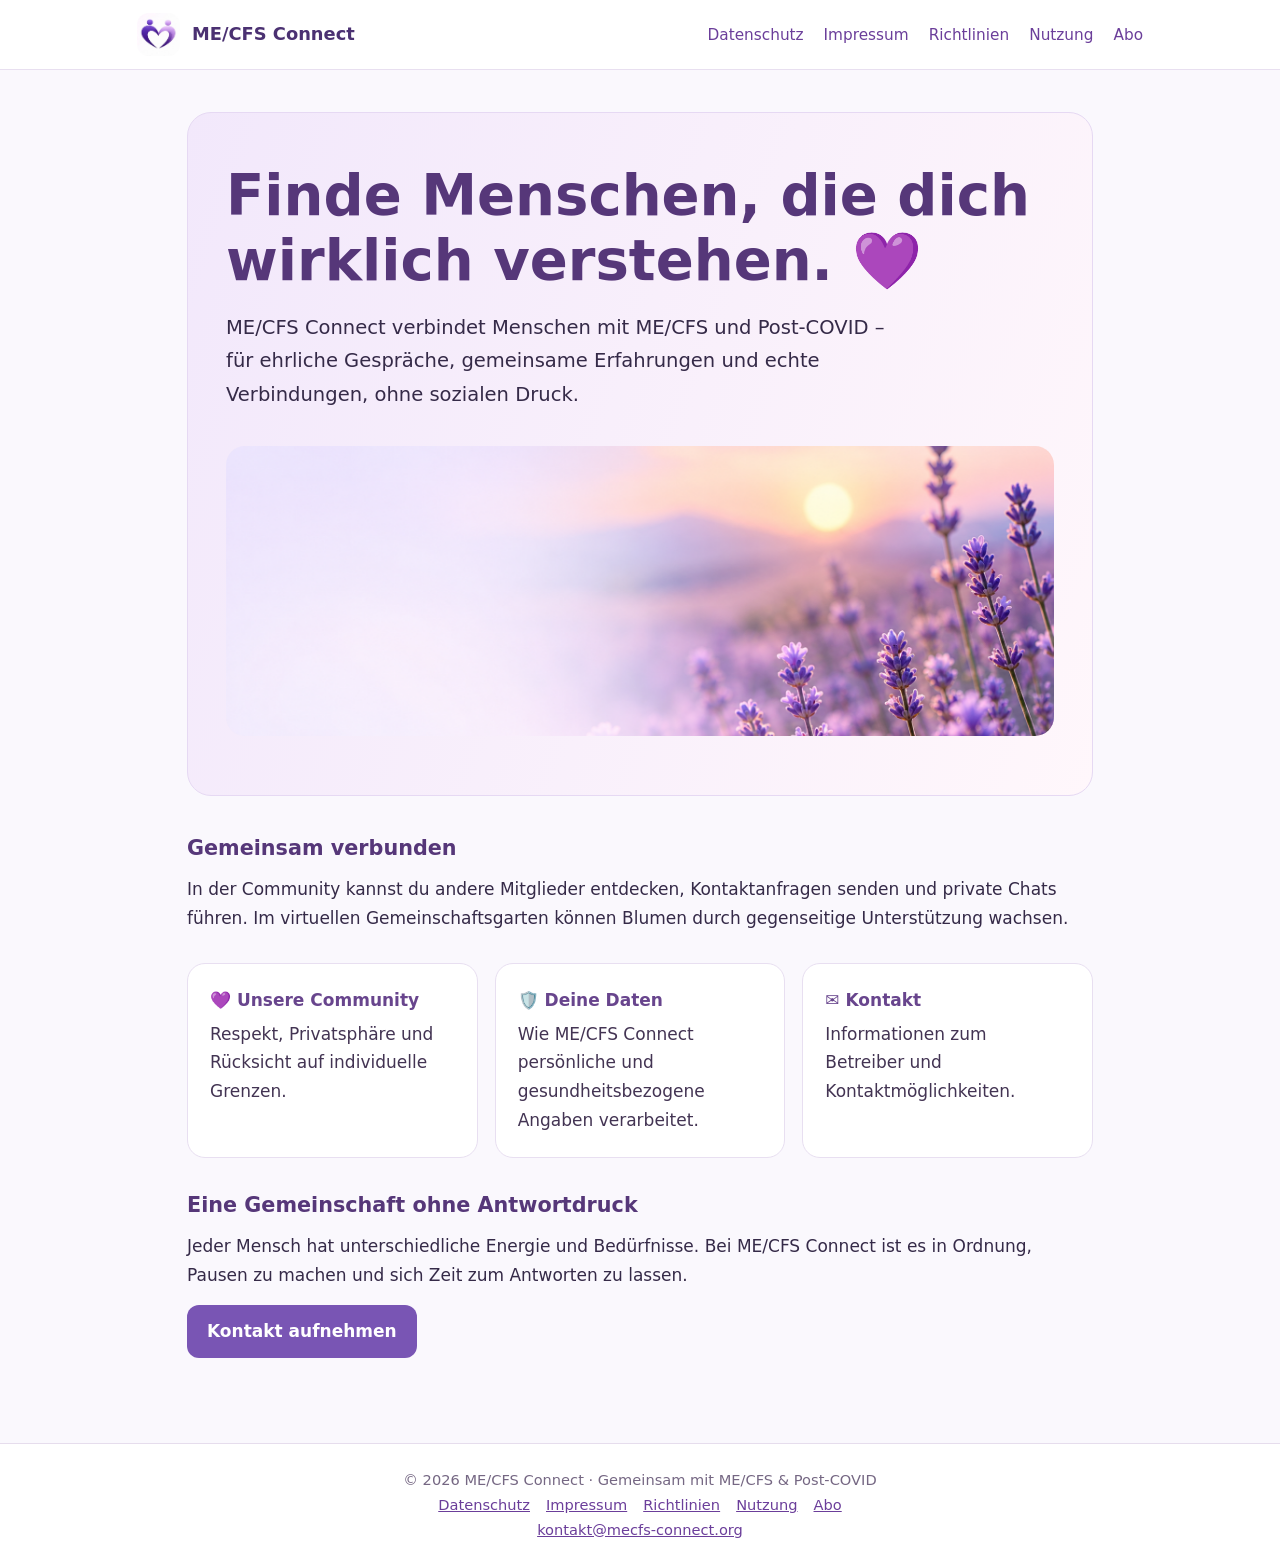
<file: index.html>
<!doctype html><html lang="de"><head><meta charset="utf-8"><meta name="viewport" content="width=device-width,initial-scale=1"><meta name="description" content="ME/CFS Connect – Gemeinsam mit ME/CFS &amp; Post-COVID"><title>Startseite | ME/CFS Connect</title><link rel="stylesheet" href="style.css"><link rel="icon" href="mecfs-logo.jpg"></head><body><header><nav><a class="brand" href="index.html"><img src="mecfs-logo.jpg" alt="ME/CFS Connect Logo">ME/CFS Connect</a><a href="datenschutz.html">Datenschutz</a><a href="impressum.html">Impressum</a><a href="community-richtlinien.html">Richtlinien</a><a href="nutzungsbedingungen.html">Nutzung</a><a href="abo-bedingungen.html">Abo</a></nav></header><main><section class="hero"><h1>Finde Menschen, die dich wirklich verstehen. 💜</h1><p>ME/CFS Connect verbindet Menschen mit ME/CFS und Post-COVID – für ehrliche Gespräche, gemeinsame Erfahrungen und echte Verbindungen, ohne sozialen Druck.</p><img class="hero-art" src="lavendel-start.png" alt="Lavendelmotiv von ME/CFS Connect"></section><h2>Gemeinsam verbunden</h2><p>In der Community kannst du andere Mitglieder entdecken, Kontaktanfragen senden und private Chats führen. Im virtuellen Gemeinschaftsgarten können Blumen durch gegenseitige Unterstützung wachsen.</p><div class="tiles"><a class="tile" href="community-richtlinien.html"><strong>💜 Unsere Community</strong>Respekt, Privatsphäre und Rücksicht auf individuelle Grenzen.</a><a class="tile" href="datenschutz.html"><strong>🛡️ Deine Daten</strong>Wie ME/CFS Connect persönliche und gesundheitsbezogene Angaben verarbeitet.</a><a class="tile" href="impressum.html"><strong>✉️ Kontakt</strong>Informationen zum Betreiber und Kontaktmöglichkeiten.</a></div><h2>Eine Gemeinschaft ohne Antwortdruck</h2><p>Jeder Mensch hat unterschiedliche Energie und Bedürfnisse. Bei ME/CFS Connect ist es in Ordnung, Pausen zu machen und sich Zeit zum Antworten zu lassen.</p><p><a class="button" href="mailto:kontakt@mecfs-connect.org">Kontakt aufnehmen</a></p></main><footer>© 2026 ME/CFS Connect · Gemeinsam mit ME/CFS &amp; Post-COVID<br><a href="datenschutz.html">Datenschutz</a><a href="impressum.html">Impressum</a><a href="community-richtlinien.html">Richtlinien</a><a href="nutzungsbedingungen.html">Nutzung</a><a href="abo-bedingungen.html">Abo</a><br><a href="mailto:kontakt@mecfs-connect.org">kontakt@mecfs-connect.org</a></footer></body></html>
</file>
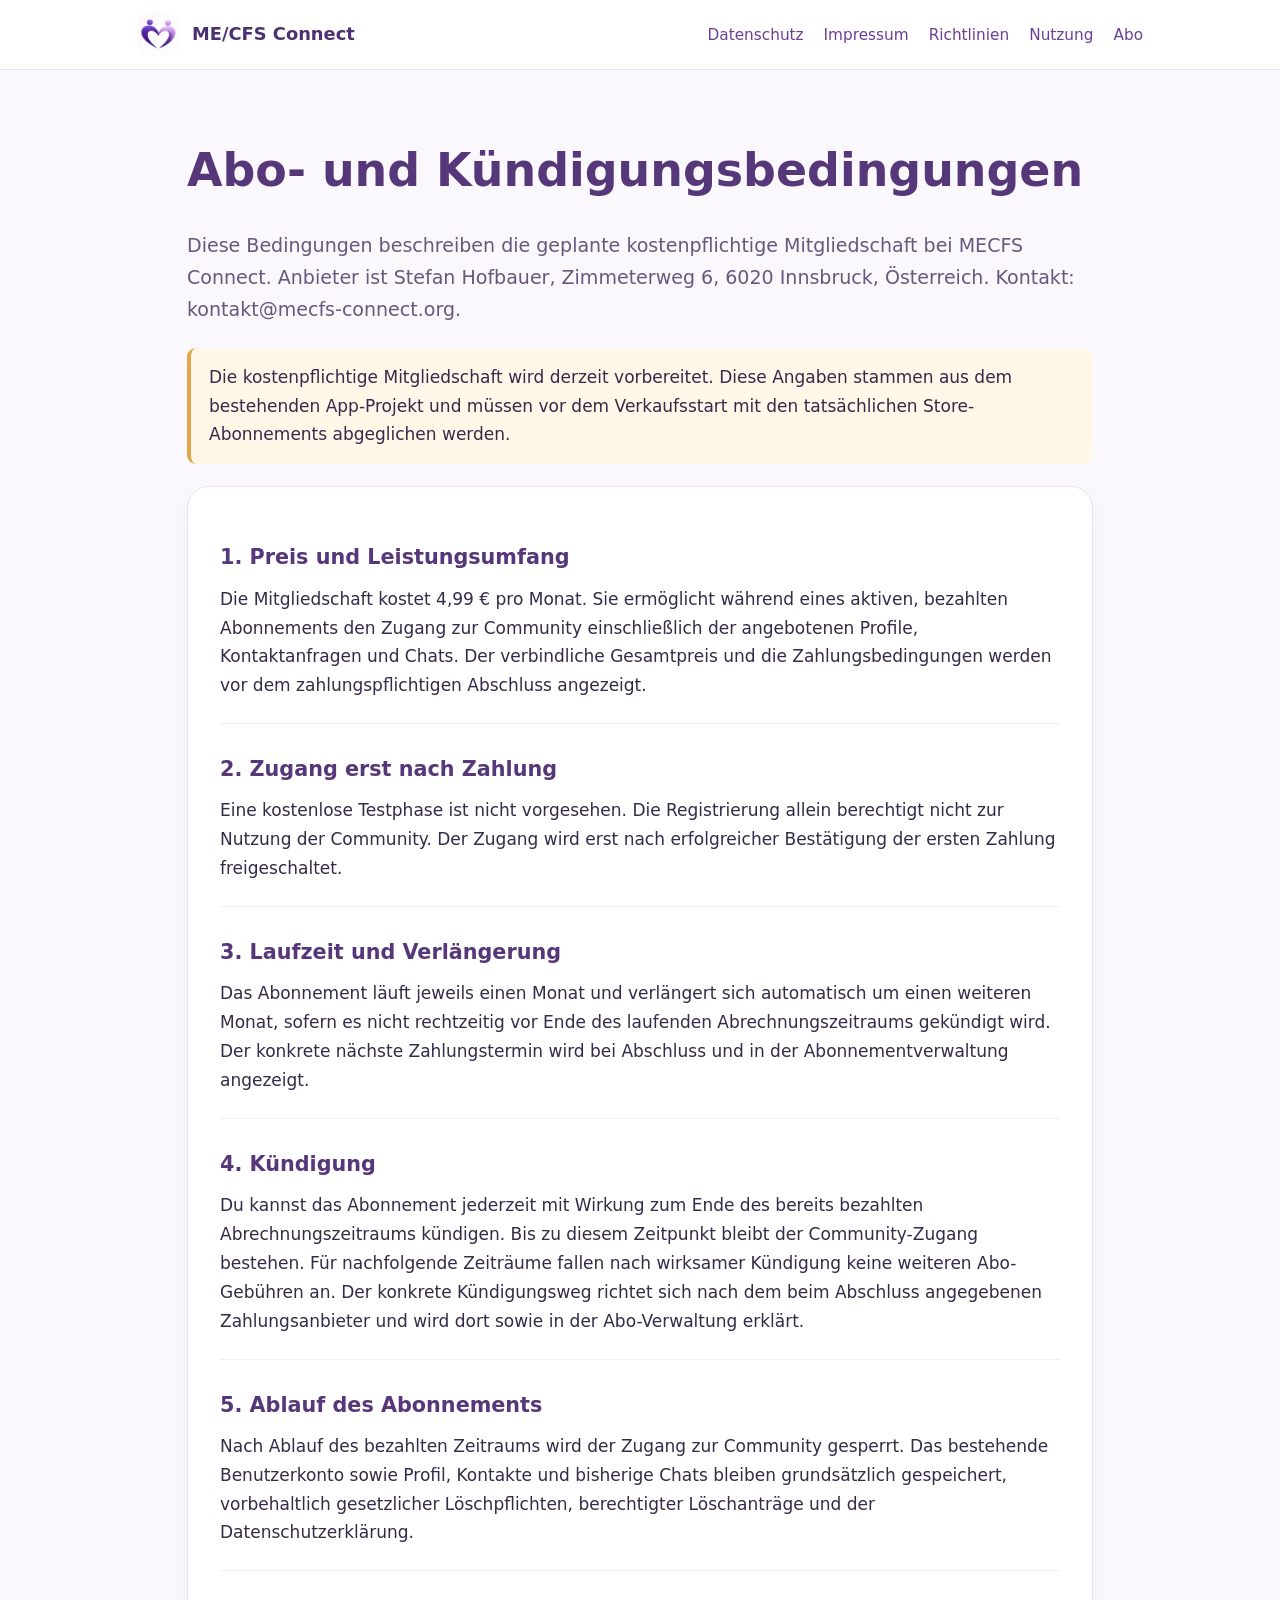
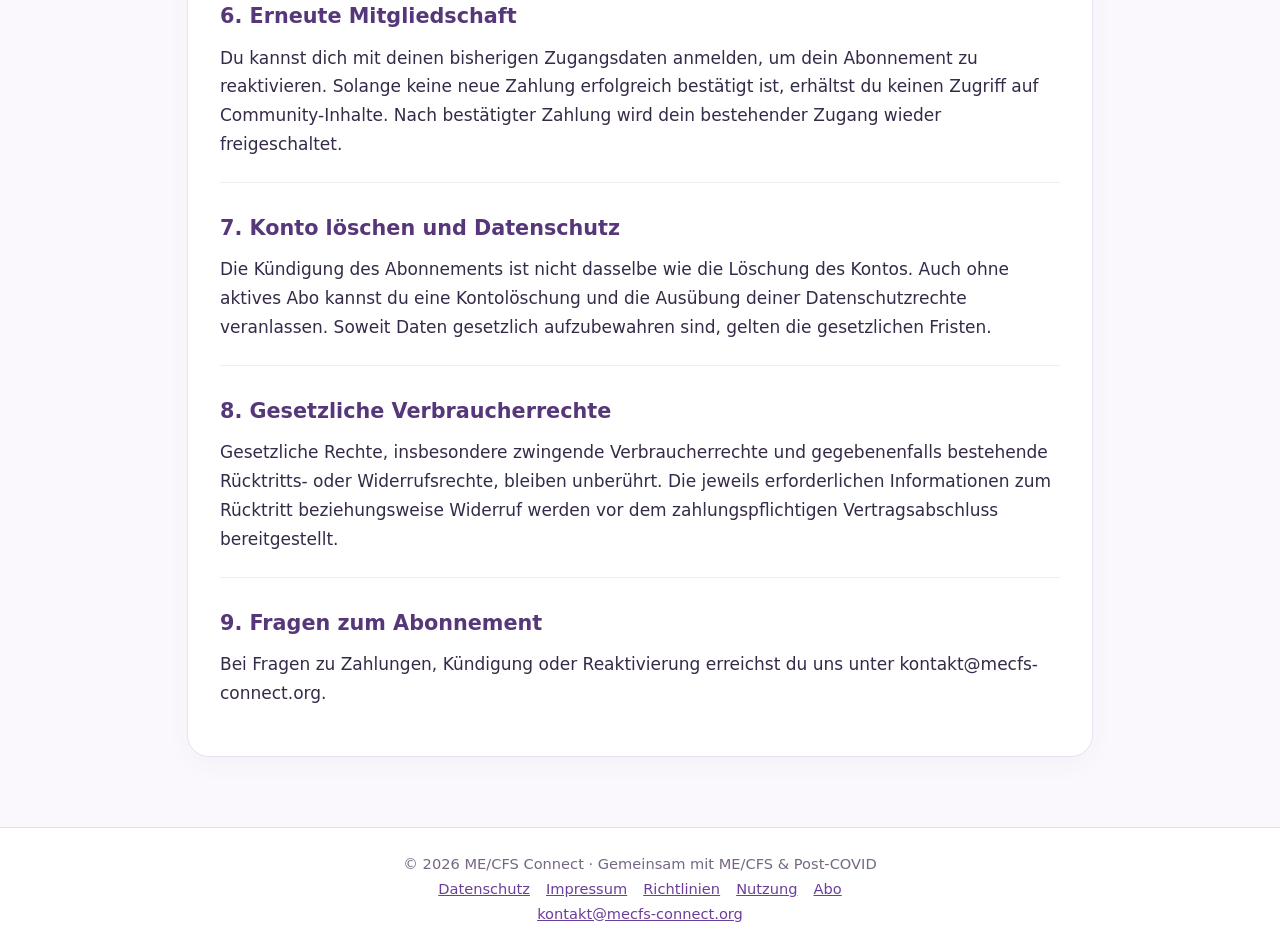
<file: abo-bedingungen.html>
<!doctype html><html lang="de"><head><meta charset="utf-8"><meta name="viewport" content="width=device-width,initial-scale=1"><meta name="description" content="ME/CFS Connect – Gemeinsam mit ME/CFS &amp; Post-COVID"><title>Abo- und Kündigungsbedingungen | ME/CFS Connect</title><link rel="stylesheet" href="style.css"><link rel="icon" href="mecfs-logo.jpg"></head><body><header><nav><a class="brand" href="index.html"><img src="mecfs-logo.jpg" alt="ME/CFS Connect Logo">ME/CFS Connect</a><a href="datenschutz.html">Datenschutz</a><a href="impressum.html">Impressum</a><a href="community-richtlinien.html">Richtlinien</a><a href="nutzungsbedingungen.html">Nutzung</a><a href="abo-bedingungen.html">Abo</a></nav></header><main><h1>Abo- und Kündigungsbedingungen</h1><p class="lead">Diese Bedingungen beschreiben die geplante kostenpflichtige Mitgliedschaft bei MECFS Connect. Anbieter ist Stefan Hofbauer, Zimmeterweg 6, 6020 Innsbruck, Österreich. Kontakt: kontakt@mecfs-connect.org.</p><aside class="notice">Die kostenpflichtige Mitgliedschaft wird derzeit vorbereitet. Diese Angaben stammen aus dem bestehenden App-Projekt und müssen vor dem Verkaufsstart mit den tatsächlichen Store-Abonnements abgeglichen werden.</aside><article class="content"><section><h2>1. Preis und Leistungsumfang</h2><p>Die Mitgliedschaft kostet 4,99 € pro Monat. Sie ermöglicht während eines aktiven, bezahlten Abonnements den Zugang zur Community einschließlich der angebotenen Profile, Kontaktanfragen und Chats. Der verbindliche Gesamtpreis und die Zahlungsbedingungen werden vor dem zahlungspflichtigen Abschluss angezeigt.</p></section><section><h2>2. Zugang erst nach Zahlung</h2><p>Eine kostenlose Testphase ist nicht vorgesehen. Die Registrierung allein berechtigt nicht zur Nutzung der Community. Der Zugang wird erst nach erfolgreicher Bestätigung der ersten Zahlung freigeschaltet.</p></section><section><h2>3. Laufzeit und Verlängerung</h2><p>Das Abonnement läuft jeweils einen Monat und verlängert sich automatisch um einen weiteren Monat, sofern es nicht rechtzeitig vor Ende des laufenden Abrechnungszeitraums gekündigt wird. Der konkrete nächste Zahlungstermin wird bei Abschluss und in der Abonnementverwaltung angezeigt.</p></section><section><h2>4. Kündigung</h2><p>Du kannst das Abonnement jederzeit mit Wirkung zum Ende des bereits bezahlten Abrechnungszeitraums kündigen. Bis zu diesem Zeitpunkt bleibt der Community-Zugang bestehen. Für nachfolgende Zeiträume fallen nach wirksamer Kündigung keine weiteren Abo-Gebühren an. Der konkrete Kündigungsweg richtet sich nach dem beim Abschluss angegebenen Zahlungsanbieter und wird dort sowie in der Abo-Verwaltung erklärt.</p></section><section><h2>5. Ablauf des Abonnements</h2><p>Nach Ablauf des bezahlten Zeitraums wird der Zugang zur Community gesperrt. Das bestehende Benutzerkonto sowie Profil, Kontakte und bisherige Chats bleiben grundsätzlich gespeichert, vorbehaltlich gesetzlicher Löschpflichten, berechtigter Löschanträge und der Datenschutzerklärung.</p></section><section><h2>6. Erneute Mitgliedschaft</h2><p>Du kannst dich mit deinen bisherigen Zugangsdaten anmelden, um dein Abonnement zu reaktivieren. Solange keine neue Zahlung erfolgreich bestätigt ist, erhältst du keinen Zugriff auf Community-Inhalte. Nach bestätigter Zahlung wird dein bestehender Zugang wieder freigeschaltet.</p></section><section><h2>7. Konto löschen und Datenschutz</h2><p>Die Kündigung des Abonnements ist nicht dasselbe wie die Löschung des Kontos. Auch ohne aktives Abo kannst du eine Kontolöschung und die Ausübung deiner Datenschutzrechte veranlassen. Soweit Daten gesetzlich aufzubewahren sind, gelten die gesetzlichen Fristen.</p></section><section><h2>8. Gesetzliche Verbraucherrechte</h2><p>Gesetzliche Rechte, insbesondere zwingende Verbraucherrechte und gegebenenfalls bestehende Rücktritts- oder Widerrufsrechte, bleiben unberührt. Die jeweils erforderlichen Informationen zum Rücktritt beziehungsweise Widerruf werden vor dem zahlungspflichtigen Vertragsabschluss bereitgestellt.</p></section><section><h2>9. Fragen zum Abonnement</h2><p>Bei Fragen zu Zahlungen, Kündigung oder Reaktivierung erreichst du uns unter kontakt@mecfs-connect.org.</p></section></article></main><footer>© 2026 ME/CFS Connect · Gemeinsam mit ME/CFS &amp; Post-COVID<br><a href="datenschutz.html">Datenschutz</a><a href="impressum.html">Impressum</a><a href="community-richtlinien.html">Richtlinien</a><a href="nutzungsbedingungen.html">Nutzung</a><a href="abo-bedingungen.html">Abo</a><br><a href="mailto:kontakt@mecfs-connect.org">kontakt@mecfs-connect.org</a></footer></body></html>
</file>
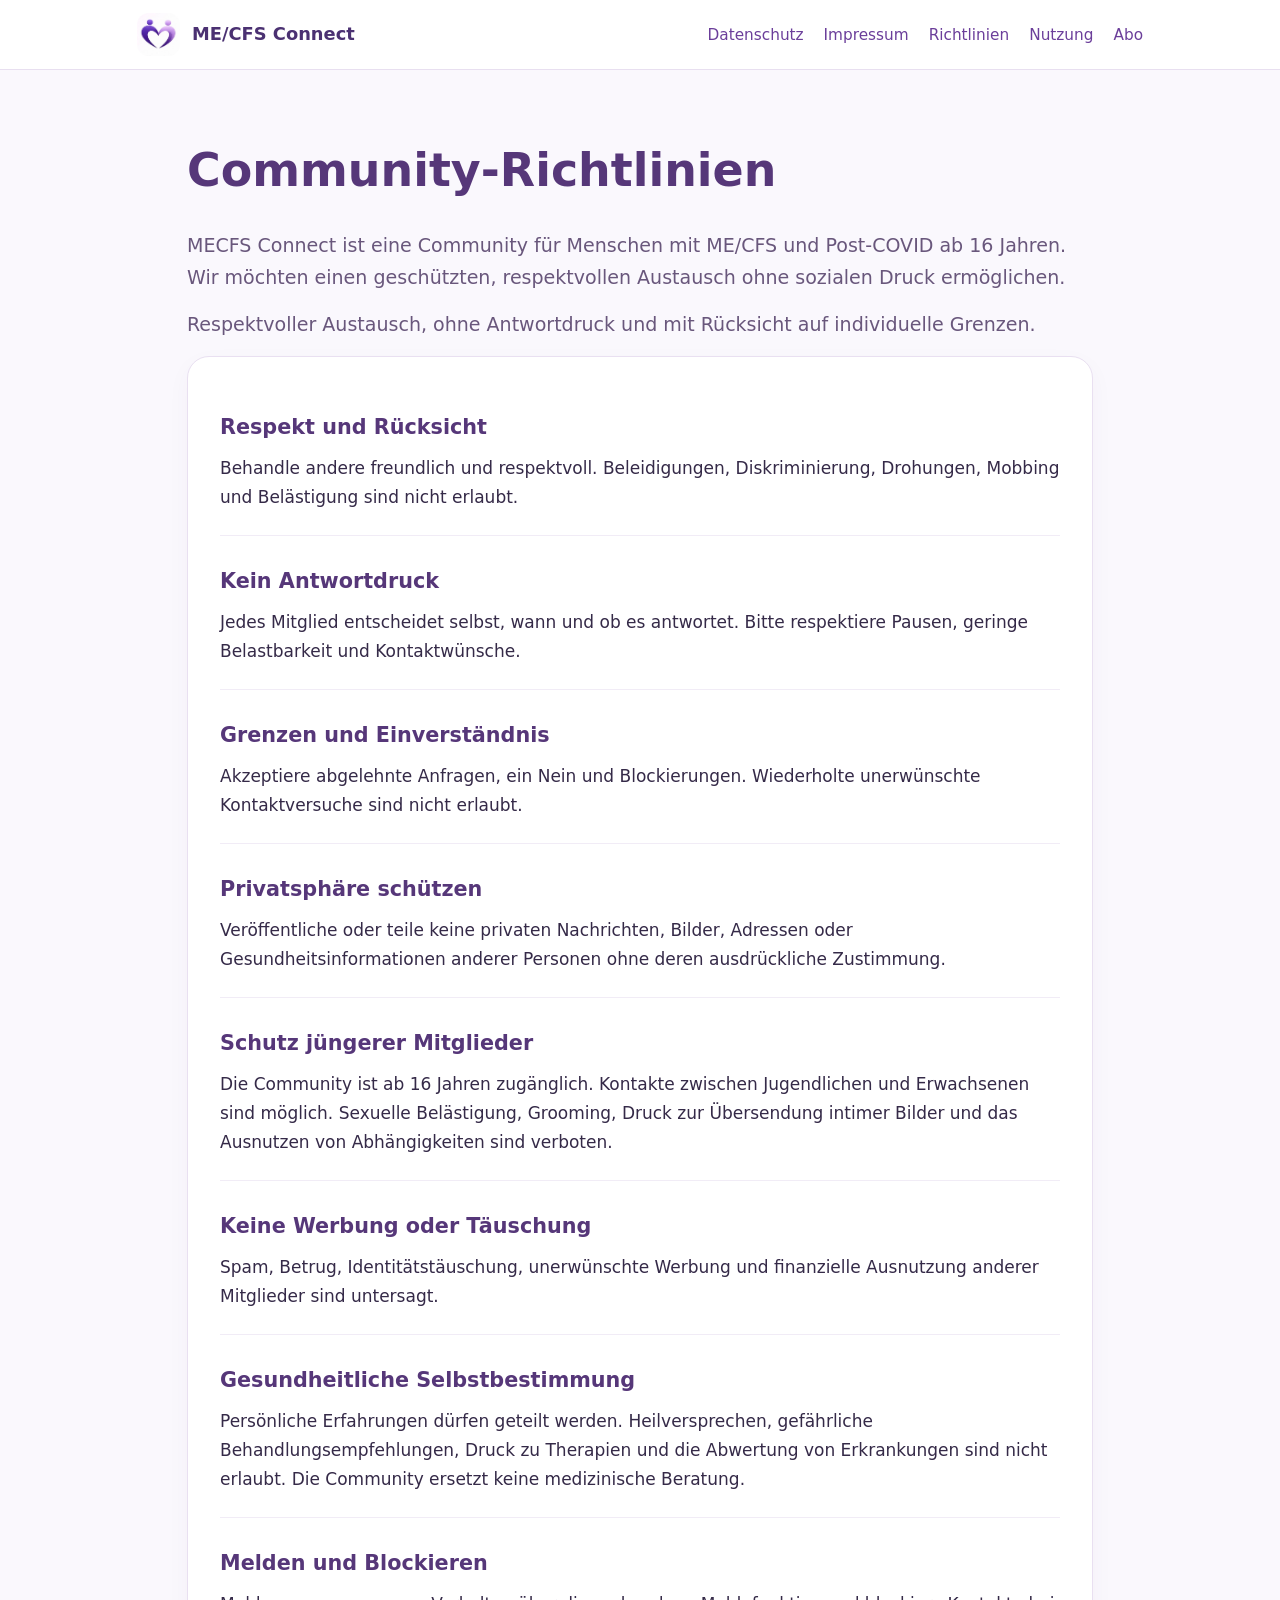
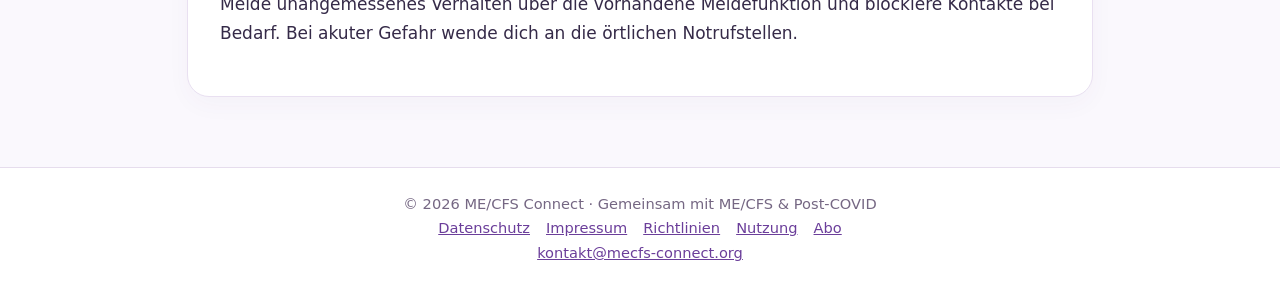
<file: community-richtlinien.html>
<!doctype html><html lang="de"><head><meta charset="utf-8"><meta name="viewport" content="width=device-width,initial-scale=1"><meta name="description" content="ME/CFS Connect – Gemeinsam mit ME/CFS &amp; Post-COVID"><title>Community-Richtlinien | ME/CFS Connect</title><link rel="stylesheet" href="style.css"><link rel="icon" href="mecfs-logo.jpg"></head><body><header><nav><a class="brand" href="index.html"><img src="mecfs-logo.jpg" alt="ME/CFS Connect Logo">ME/CFS Connect</a><a href="datenschutz.html">Datenschutz</a><a href="impressum.html">Impressum</a><a href="community-richtlinien.html">Richtlinien</a><a href="nutzungsbedingungen.html">Nutzung</a><a href="abo-bedingungen.html">Abo</a></nav></header><main><h1>Community-Richtlinien</h1><p class="lead">MECFS Connect ist eine Community für Menschen mit ME/CFS und Post-COVID ab 16 Jahren. Wir möchten einen geschützten, respektvollen Austausch ohne sozialen Druck ermöglichen.</p><p class="lead">Respektvoller Austausch, ohne Antwortdruck und mit Rücksicht auf individuelle Grenzen.</p><article class="content"><section><h2>Respekt und Rücksicht</h2><p>Behandle andere freundlich und respektvoll. Beleidigungen, Diskriminierung, Drohungen, Mobbing und Belästigung sind nicht erlaubt.</p></section><section><h2>Kein Antwortdruck</h2><p>Jedes Mitglied entscheidet selbst, wann und ob es antwortet. Bitte respektiere Pausen, geringe Belastbarkeit und Kontaktwünsche.</p></section><section><h2>Grenzen und Einverständnis</h2><p>Akzeptiere abgelehnte Anfragen, ein Nein und Blockierungen. Wiederholte unerwünschte Kontaktversuche sind nicht erlaubt.</p></section><section><h2>Privatsphäre schützen</h2><p>Veröffentliche oder teile keine privaten Nachrichten, Bilder, Adressen oder Gesundheitsinformationen anderer Personen ohne deren ausdrückliche Zustimmung.</p></section><section><h2>Schutz jüngerer Mitglieder</h2><p>Die Community ist ab 16 Jahren zugänglich. Kontakte zwischen Jugendlichen und Erwachsenen sind möglich. Sexuelle Belästigung, Grooming, Druck zur Übersendung intimer Bilder und das Ausnutzen von Abhängigkeiten sind verboten.</p></section><section><h2>Keine Werbung oder Täuschung</h2><p>Spam, Betrug, Identitätstäuschung, unerwünschte Werbung und finanzielle Ausnutzung anderer Mitglieder sind untersagt.</p></section><section><h2>Gesundheitliche Selbstbestimmung</h2><p>Persönliche Erfahrungen dürfen geteilt werden. Heilversprechen, gefährliche Behandlungsempfehlungen, Druck zu Therapien und die Abwertung von Erkrankungen sind nicht erlaubt. Die Community ersetzt keine medizinische Beratung.</p></section><section><h2>Melden und Blockieren</h2><p>Melde unangemessenes Verhalten über die vorhandene Meldefunktion und blockiere Kontakte bei Bedarf. Bei akuter Gefahr wende dich an die örtlichen Notrufstellen.</p></section></article></main><footer>© 2026 ME/CFS Connect · Gemeinsam mit ME/CFS &amp; Post-COVID<br><a href="datenschutz.html">Datenschutz</a><a href="impressum.html">Impressum</a><a href="community-richtlinien.html">Richtlinien</a><a href="nutzungsbedingungen.html">Nutzung</a><a href="abo-bedingungen.html">Abo</a><br><a href="mailto:kontakt@mecfs-connect.org">kontakt@mecfs-connect.org</a></footer></body></html>
</file>
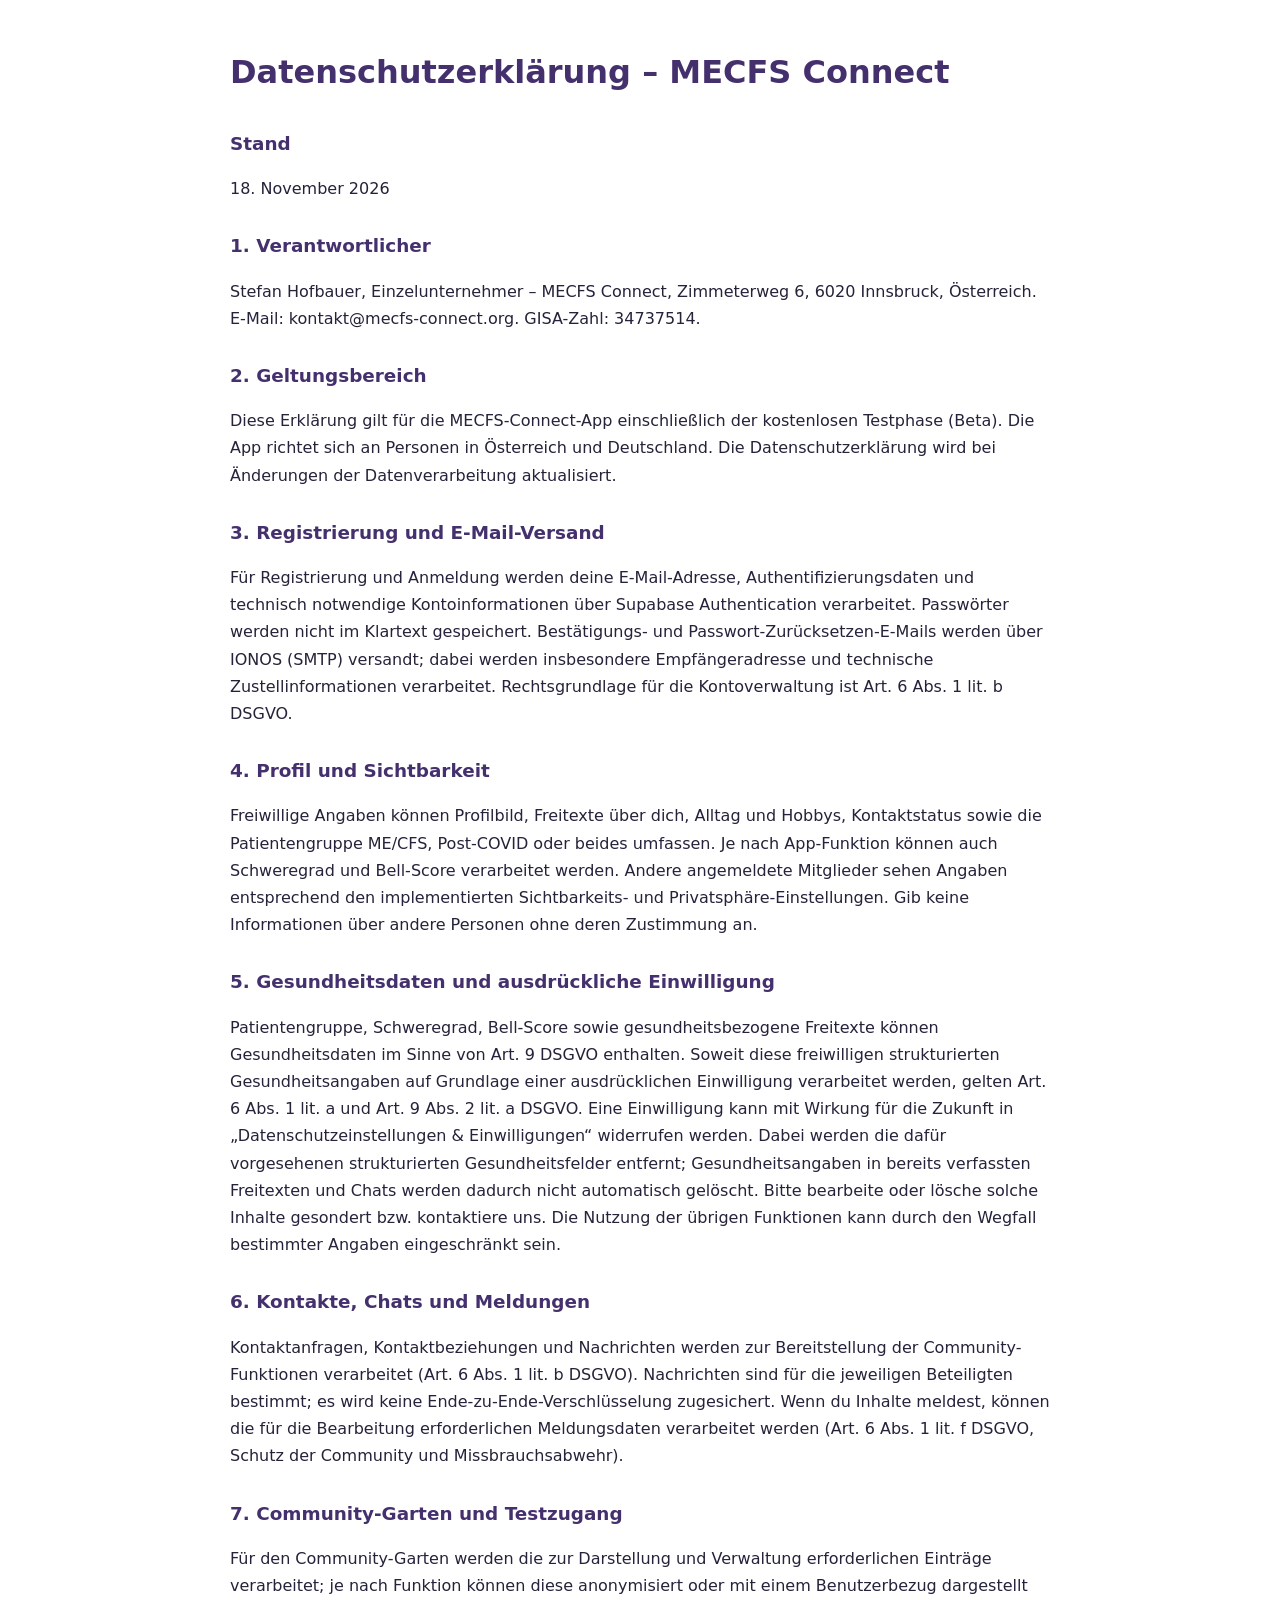
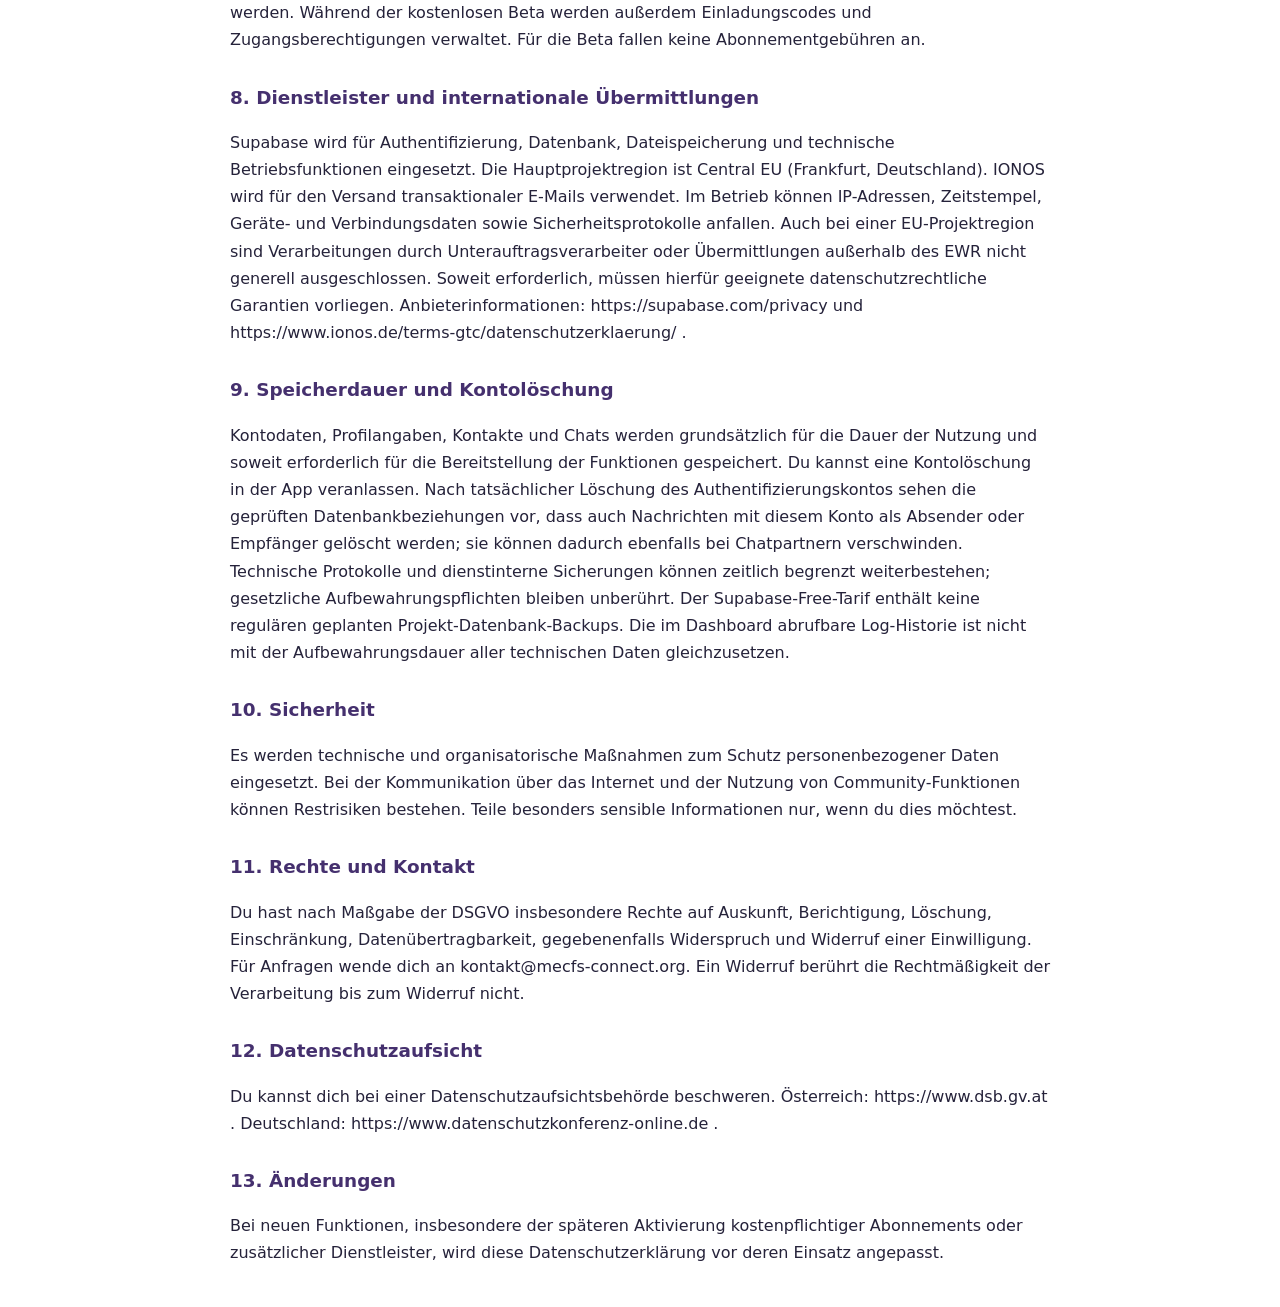
<file: datenschutz.html>
<!doctype html><html lang="de"><head><meta charset="utf-8"><meta name="viewport" content="width=device-width,initial-scale=1"><title>Datenschutzerklärung – MECFS Connect</title><style>body{font:16px/1.7 system-ui,sans-serif;max-width:820px;margin:auto;padding:24px;color:#25223a}h1,h2{color:#45306e}h2{margin-top:28px;font-size:1.15rem}a{color:#543f94}</style></head><body><main><h1>Datenschutzerklärung – MECFS Connect</h1><section><h2>Stand</h2><p>18. November 2026</p></section>
<section><h2>1. Verantwortlicher</h2><p>Stefan Hofbauer, Einzelunternehmer – MECFS Connect, Zimmeterweg 6, 6020 Innsbruck, Österreich. E-Mail: kontakt@mecfs-connect.org. GISA-Zahl: 34737514.</p></section>
<section><h2>2. Geltungsbereich</h2><p>Diese Erklärung gilt für die MECFS-Connect-App einschließlich der kostenlosen Testphase (Beta). Die App richtet sich an Personen in Österreich und Deutschland. Die Datenschutzerklärung wird bei Änderungen der Datenverarbeitung aktualisiert.</p></section>
<section><h2>3. Registrierung und E-Mail-Versand</h2><p>Für Registrierung und Anmeldung werden deine E-Mail-Adresse, Authentifizierungsdaten und technisch notwendige Kontoinformationen über Supabase Authentication verarbeitet. Passwörter werden nicht im Klartext gespeichert. Bestätigungs- und Passwort-Zurücksetzen-E-Mails werden über IONOS (SMTP) versandt; dabei werden insbesondere Empfängeradresse und technische Zustellinformationen verarbeitet. Rechtsgrundlage für die Kontoverwaltung ist Art. 6 Abs. 1 lit. b DSGVO.</p></section>
<section><h2>4. Profil und Sichtbarkeit</h2><p>Freiwillige Angaben können Profilbild, Freitexte über dich, Alltag und Hobbys, Kontaktstatus sowie die Patientengruppe ME/CFS, Post-COVID oder beides umfassen. Je nach App-Funktion können auch Schweregrad und Bell-Score verarbeitet werden. Andere angemeldete Mitglieder sehen Angaben entsprechend den implementierten Sichtbarkeits- und Privatsphäre-Einstellungen. Gib keine Informationen über andere Personen ohne deren Zustimmung an.</p></section>
<section><h2>5. Gesundheitsdaten und ausdrückliche Einwilligung</h2><p>Patientengruppe, Schweregrad, Bell-Score sowie gesundheitsbezogene Freitexte können Gesundheitsdaten im Sinne von Art. 9 DSGVO enthalten. Soweit diese freiwilligen strukturierten Gesundheitsangaben auf Grundlage einer ausdrücklichen Einwilligung verarbeitet werden, gelten Art. 6 Abs. 1 lit. a und Art. 9 Abs. 2 lit. a DSGVO. Eine Einwilligung kann mit Wirkung für die Zukunft in „Datenschutzeinstellungen &amp; Einwilligungen“ widerrufen werden. Dabei werden die dafür vorgesehenen strukturierten Gesundheitsfelder entfernt; Gesundheitsangaben in bereits verfassten Freitexten und Chats werden dadurch nicht automatisch gelöscht. Bitte bearbeite oder lösche solche Inhalte gesondert bzw. kontaktiere uns. Die Nutzung der übrigen Funktionen kann durch den Wegfall bestimmter Angaben eingeschränkt sein.</p></section>
<section><h2>6. Kontakte, Chats und Meldungen</h2><p>Kontaktanfragen, Kontaktbeziehungen und Nachrichten werden zur Bereitstellung der Community-Funktionen verarbeitet (Art. 6 Abs. 1 lit. b DSGVO). Nachrichten sind für die jeweiligen Beteiligten bestimmt; es wird keine Ende-zu-Ende-Verschlüsselung zugesichert. Wenn du Inhalte meldest, können die für die Bearbeitung erforderlichen Meldungsdaten verarbeitet werden (Art. 6 Abs. 1 lit. f DSGVO, Schutz der Community und Missbrauchsabwehr).</p></section>
<section><h2>7. Community-Garten und Testzugang</h2><p>Für den Community-Garten werden die zur Darstellung und Verwaltung erforderlichen Einträge verarbeitet; je nach Funktion können diese anonymisiert oder mit einem Benutzerbezug dargestellt werden. Während der kostenlosen Beta werden außerdem Einladungscodes und Zugangsberechtigungen verwaltet. Für die Beta fallen keine Abonnementgebühren an.</p></section>
<section><h2>8. Dienstleister und internationale Übermittlungen</h2><p>Supabase wird für Authentifizierung, Datenbank, Dateispeicherung und technische Betriebsfunktionen eingesetzt. Die Hauptprojektregion ist Central EU (Frankfurt, Deutschland). IONOS wird für den Versand transaktionaler E-Mails verwendet. Im Betrieb können IP-Adressen, Zeitstempel, Geräte- und Verbindungsdaten sowie Sicherheitsprotokolle anfallen. Auch bei einer EU-Projektregion sind Verarbeitungen durch Unterauftragsverarbeiter oder Übermittlungen außerhalb des EWR nicht generell ausgeschlossen. Soweit erforderlich, müssen hierfür geeignete datenschutzrechtliche Garantien vorliegen. Anbieterinformationen: https://supabase.com/privacy und https://www.ionos.de/terms-gtc/datenschutzerklaerung/ .</p></section>
<section><h2>9. Speicherdauer und Kontolöschung</h2><p>Kontodaten, Profilangaben, Kontakte und Chats werden grundsätzlich für die Dauer der Nutzung und soweit erforderlich für die Bereitstellung der Funktionen gespeichert. Du kannst eine Kontolöschung in der App veranlassen. Nach tatsächlicher Löschung des Authentifizierungskontos sehen die geprüften Datenbankbeziehungen vor, dass auch Nachrichten mit diesem Konto als Absender oder Empfänger gelöscht werden; sie können dadurch ebenfalls bei Chatpartnern verschwinden. Technische Protokolle und dienstinterne Sicherungen können zeitlich begrenzt weiterbestehen; gesetzliche Aufbewahrungspflichten bleiben unberührt. Der Supabase-Free-Tarif enthält keine regulären geplanten Projekt-Datenbank-Backups. Die im Dashboard abrufbare Log-Historie ist nicht mit der Aufbewahrungsdauer aller technischen Daten gleichzusetzen.</p></section>
<section><h2>10. Sicherheit</h2><p>Es werden technische und organisatorische Maßnahmen zum Schutz personenbezogener Daten eingesetzt. Bei der Kommunikation über das Internet und der Nutzung von Community-Funktionen können Restrisiken bestehen. Teile besonders sensible Informationen nur, wenn du dies möchtest.</p></section>
<section><h2>11. Rechte und Kontakt</h2><p>Du hast nach Maßgabe der DSGVO insbesondere Rechte auf Auskunft, Berichtigung, Löschung, Einschränkung, Datenübertragbarkeit, gegebenenfalls Widerspruch und Widerruf einer Einwilligung. Für Anfragen wende dich an kontakt@mecfs-connect.org. Ein Widerruf berührt die Rechtmäßigkeit der Verarbeitung bis zum Widerruf nicht.</p></section>
<section><h2>12. Datenschutzaufsicht</h2><p>Du kannst dich bei einer Datenschutzaufsichtsbehörde beschweren. Österreich: https://www.dsb.gv.at . Deutschland: https://www.datenschutzkonferenz-online.de .</p></section>
<section><h2>13. Änderungen</h2><p>Bei neuen Funktionen, insbesondere der späteren Aktivierung kostenpflichtiger Abonnements oder zusätzlicher Dienstleister, wird diese Datenschutzerklärung vor deren Einsatz angepasst.</p></section></main></body></html>
</file>
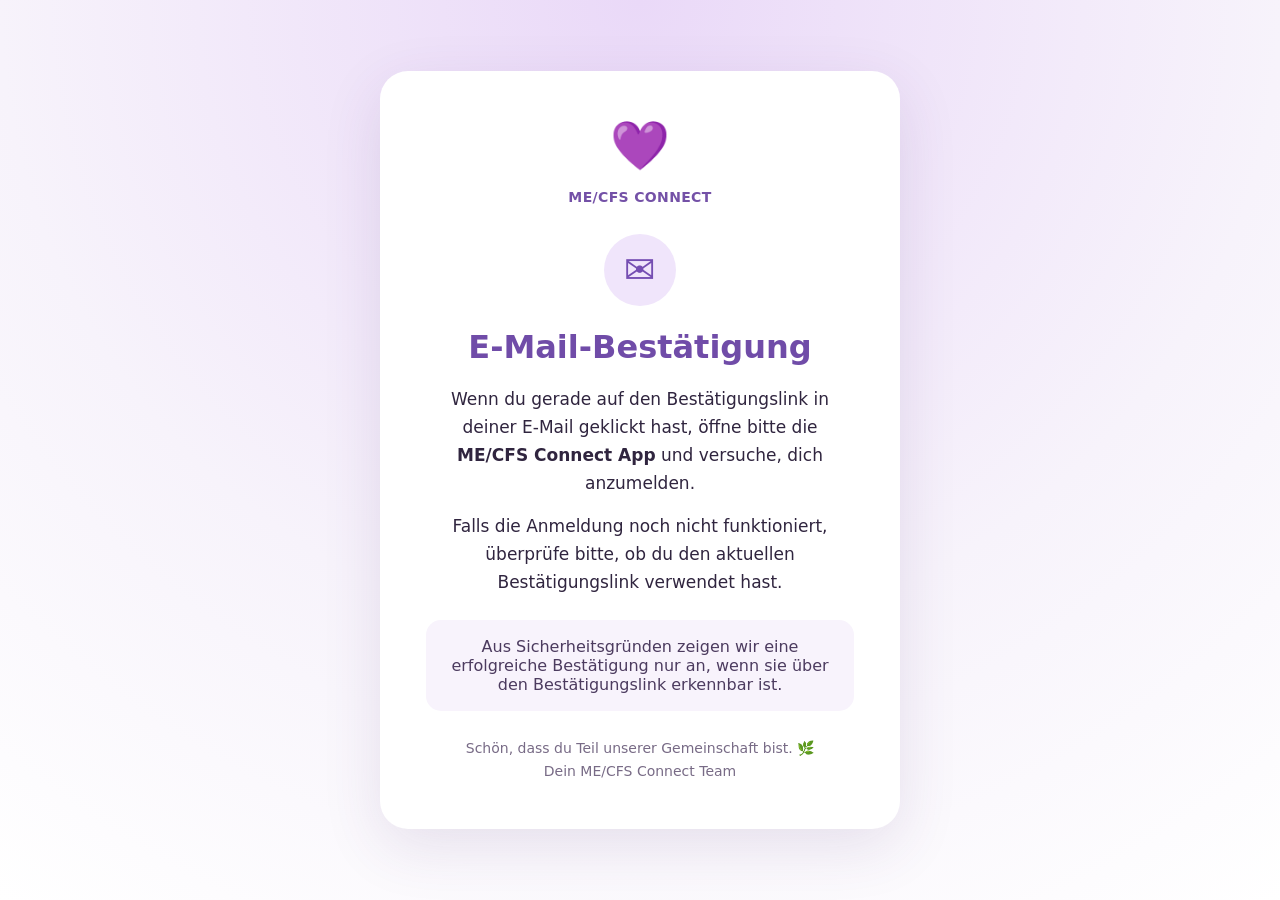
<file: email-bestaetigt.html>
<!doctype html>
<html lang="de">
<head>
  <meta charset="utf-8">
  <meta name="viewport" content="width=device-width, initial-scale=1">
  <meta name="theme-color" content="#f6f0fb">
  <meta name="robots" content="noindex, nofollow">
  <title>E-Mail-Bestätigung · ME/CFS Connect</title>
  <style>
    :root{color-scheme:light;font-family:system-ui,-apple-system,BlinkMacSystemFont,"Segoe UI",sans-serif;color:#30253f;background:#f7f3fb}
    *{box-sizing:border-box}body{margin:0;min-height:100vh;display:grid;place-items:center;padding:24px;background:radial-gradient(circle at 50% 0%,#ead9f8 0%,#f7f3fb 58%,#fff 100%)}
    main{width:min(100%,520px);padding:clamp(26px,6vw,46px);border-radius:28px;background:#fff;box-shadow:0 18px 60px rgba(81,49,114,.12);text-align:center}
    .mark{font-size:48px;line-height:1.2;margin-bottom:12px}.brand{font-weight:750;letter-spacing:.025em;color:#7451a7;font-size:14px;margin:0 0 25px}
    .symbol{width:72px;height:72px;border-radius:50%;background:#f0e5fb;color:#754eb2;display:grid;place-items:center;margin:0 auto 22px;font-size:38px;font-weight:700}
    h1{font-size:clamp(25px,5vw,32px);line-height:1.2;color:#704ca8;margin:0 0 18px}p{font-size:17px;line-height:1.65;margin:0 0 15px}
    .note{background:#f8f3fc;border-radius:15px;padding:17px 20px;margin:24px 0;color:#4c3b5f}
    .footer{margin:26px 0 0;font-size:14px;color:#786b86}.hidden{display:none}
    a{color:#704ca8;text-decoration:underline;text-underline-offset:3px}
  </style>
</head>
<body>
<main>
  <div class="mark" aria-hidden="true">💜</div>
  <p class="brand">ME/CFS CONNECT</p>
  <section id="success" class="hidden" aria-live="polite">
    <div class="symbol" aria-hidden="true">✓</div>
    <h1>E-Mail erfolgreich bestätigt!</h1>
    <p>Willkommen bei ME/CFS Connect!</p>
    <p>Deine E-Mail-Adresse wurde erfolgreich bestätigt. Du kannst jetzt die <strong>ME/CFS Connect App</strong> öffnen und dich mit deinen Zugangsdaten anmelden.</p>
    <div class="note"><strong>Gemeinsam sind wir stärker. 💜</strong></div>
  </section>
  <section id="neutral" aria-live="polite">
    <div class="symbol" aria-hidden="true">✉</div>
    <h1>E-Mail-Bestätigung</h1>
    <p>Wenn du gerade auf den Bestätigungslink in deiner E-Mail geklickt hast, öffne bitte die <strong>ME/CFS Connect App</strong> und versuche, dich anzumelden.</p>
    <p>Falls die Anmeldung noch nicht funktioniert, überprüfe bitte, ob du den aktuellen Bestätigungslink verwendet hast.</p>
    <div class="note">Aus Sicherheitsgründen zeigen wir eine erfolgreiche Bestätigung nur an, wenn sie über den Bestätigungslink erkennbar ist.</div>
  </section>
  <p class="footer">Schön, dass du Teil unserer Gemeinschaft bist. 🌿<br>Dein ME/CFS Connect Team</p>
</main>
<script>
  (function () {
    // Supabase implicit-flow email confirmation: successful redirects contain an access token.
    // A direct visit or an error redirect must never show an unverified success message.
    var hash = new URLSearchParams(location.hash.replace(/^#/, ''));
    var query = new URLSearchParams(location.search);
    var hasError = hash.has('error') || hash.has('error_code') || query.has('error') || query.has('error_code');
    var confirmed = !hasError && hash.has('access_token') && hash.has('refresh_token');
    if (confirmed) {
      document.getElementById('neutral').classList.add('hidden');
      document.getElementById('success').classList.remove('hidden');
    }
    // Remove sensitive auth tokens from browser history without sending them anywhere.
    if (location.hash) history.replaceState(null, '', location.pathname + location.search);
  }());
</script>
</body>
</html>
</file>
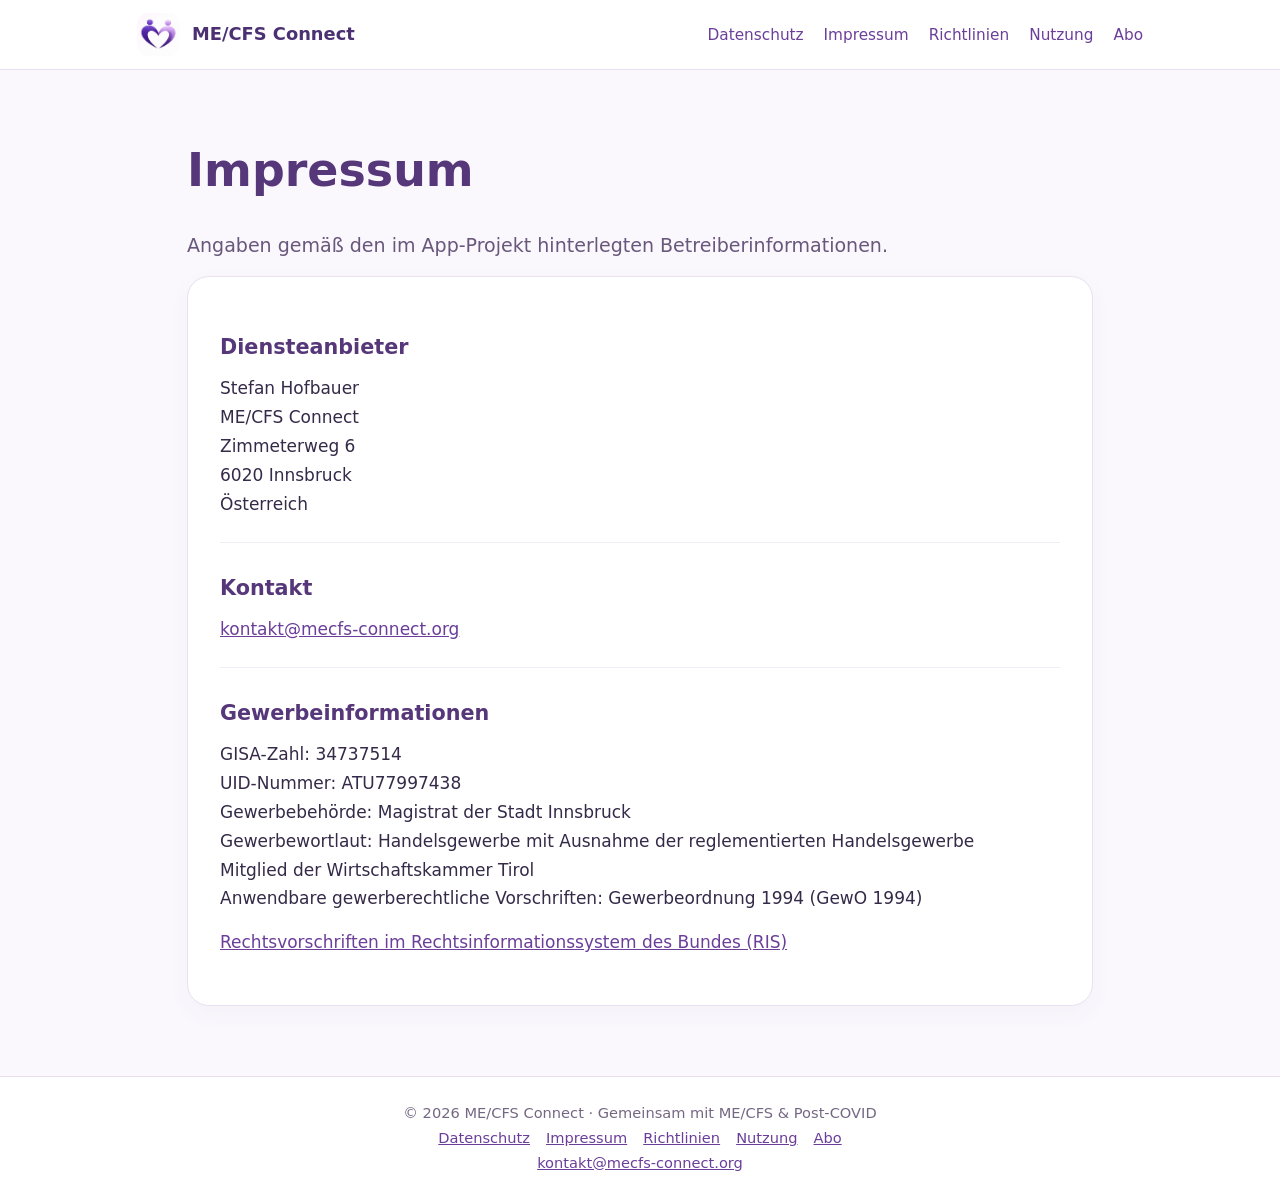
<file: impressum.html>
<!doctype html><html lang="de"><head><meta charset="utf-8"><meta name="viewport" content="width=device-width,initial-scale=1"><meta name="description" content="ME/CFS Connect – Gemeinsam mit ME/CFS &amp; Post-COVID"><title>Impressum | ME/CFS Connect</title><link rel="stylesheet" href="style.css"><link rel="icon" href="mecfs-logo.jpg"></head><body><header><nav><a class="brand" href="index.html"><img src="mecfs-logo.jpg" alt="ME/CFS Connect Logo">ME/CFS Connect</a><a href="datenschutz.html">Datenschutz</a><a href="impressum.html">Impressum</a><a href="community-richtlinien.html">Richtlinien</a><a href="nutzungsbedingungen.html">Nutzung</a><a href="abo-bedingungen.html">Abo</a></nav></header><main><h1>Impressum</h1><p class="lead">Angaben gemäß den im App-Projekt hinterlegten Betreiberinformationen.</p><article class="content"><section><h2>Diensteanbieter</h2><p>Stefan Hofbauer<br>ME/CFS Connect<br>Zimmeterweg 6<br>6020 Innsbruck<br>Österreich</p></section><section><h2>Kontakt</h2><p><a href="mailto:kontakt@mecfs-connect.org">kontakt@mecfs-connect.org</a></p></section><section><h2>Gewerbeinformationen</h2><p>GISA-Zahl: 34737514<br>UID-Nummer: ATU77997438<br>Gewerbebehörde: Magistrat der Stadt Innsbruck<br>Gewerbewortlaut: Handelsgewerbe mit Ausnahme der reglementierten Handelsgewerbe<br>Mitglied der Wirtschaftskammer Tirol<br>Anwendbare gewerberechtliche Vorschriften: Gewerbeordnung 1994 (GewO 1994)</p><p><a href="https://www.ris.bka.gv.at/" rel="noopener noreferrer" target="_blank">Rechtsvorschriften im Rechtsinformationssystem des Bundes (RIS)</a></p></section></article></main><footer>© 2026 ME/CFS Connect · Gemeinsam mit ME/CFS &amp; Post-COVID<br><a href="datenschutz.html">Datenschutz</a><a href="impressum.html">Impressum</a><a href="community-richtlinien.html">Richtlinien</a><a href="nutzungsbedingungen.html">Nutzung</a><a href="abo-bedingungen.html">Abo</a><br><a href="mailto:kontakt@mecfs-connect.org">kontakt@mecfs-connect.org</a></footer></body></html>
</file>
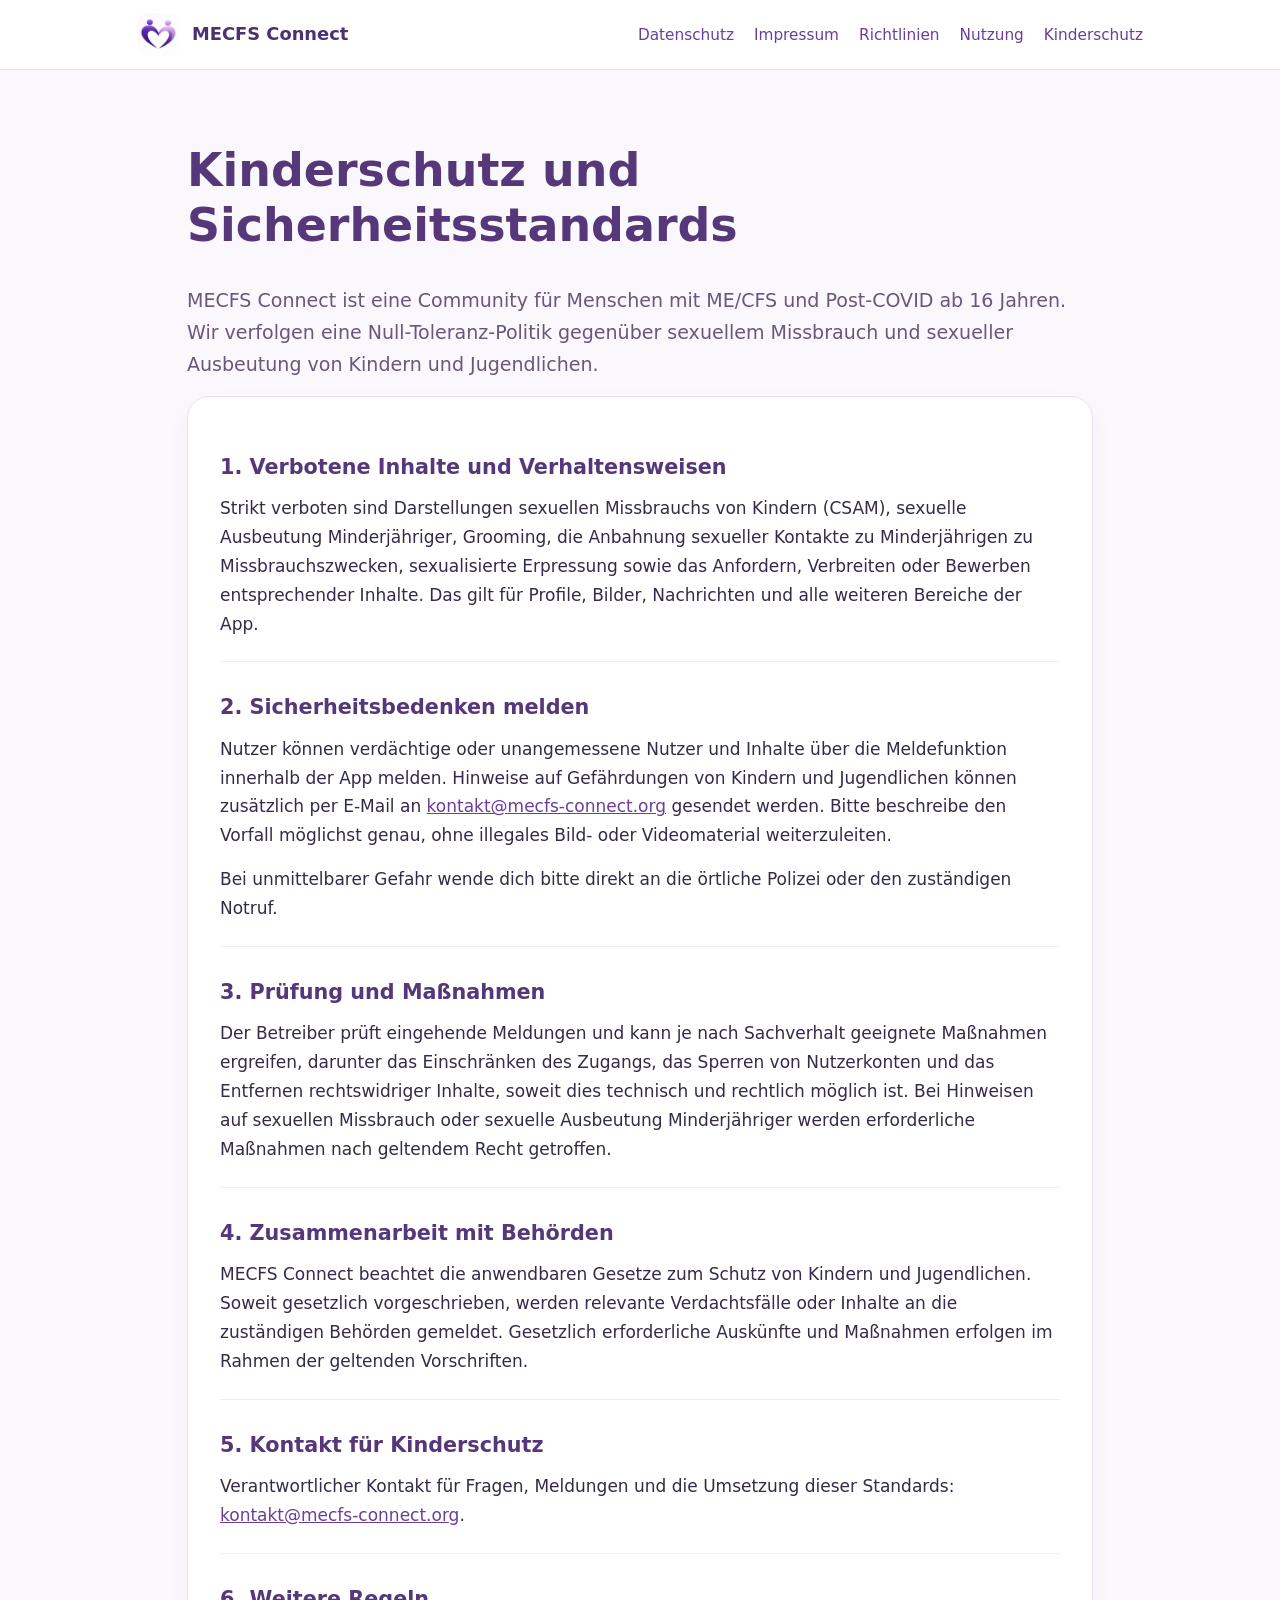
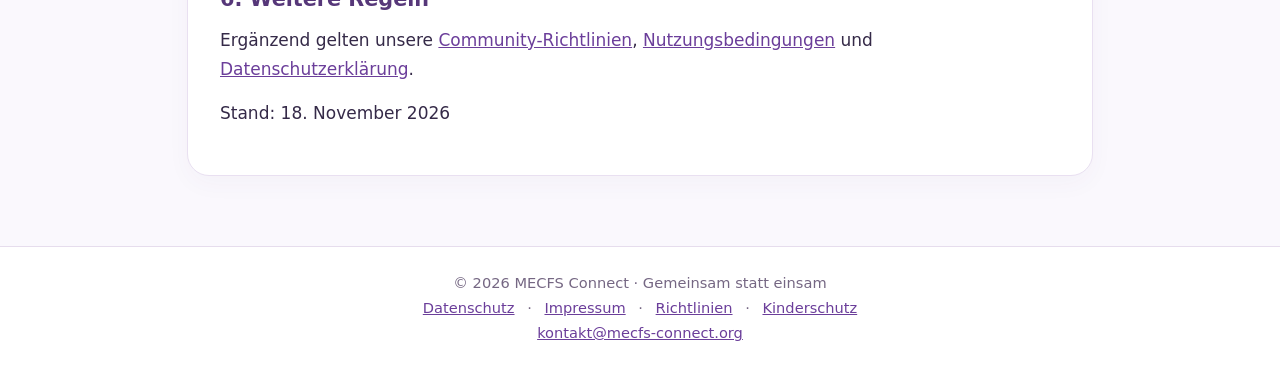
<file: kinderschutz.html>
<!doctype html>
<html lang="de">
<head>
  <meta charset="utf-8">
  <meta name="viewport" content="width=device-width,initial-scale=1">
  <meta name="description" content="Kinderschutz und Sicherheitsstandards gegen sexuellen Missbrauch und sexuelle Ausbeutung von Kindern bei MECFS Connect">
  <title>Kinderschutz und Sicherheitsstandards | MECFS Connect</title>
  <link rel="stylesheet" href="style.css">
  <link rel="icon" href="mecfs-logo.jpg">
</head>
<body>
<header><nav>
  <a class="brand" href="index.html"><img src="mecfs-logo.jpg" alt="MECFS Connect Logo">MECFS Connect</a>
  <a href="datenschutz.html">Datenschutz</a>
  <a href="impressum.html">Impressum</a>
  <a href="community-richtlinien.html">Richtlinien</a>
  <a href="nutzungsbedingungen.html">Nutzung</a>
  <a href="kinderschutz.html">Kinderschutz</a>
</nav></header>
<main>
  <h1>Kinderschutz und Sicherheitsstandards</h1>
  <p class="lead">MECFS Connect ist eine Community für Menschen mit ME/CFS und Post-COVID ab 16 Jahren. Wir verfolgen eine Null-Toleranz-Politik gegenüber sexuellem Missbrauch und sexueller Ausbeutung von Kindern und Jugendlichen.</p>
  <article class="content">
    <section><h2>1. Verbotene Inhalte und Verhaltensweisen</h2>
      <p>Strikt verboten sind Darstellungen sexuellen Missbrauchs von Kindern (CSAM), sexuelle Ausbeutung Minderjähriger, Grooming, die Anbahnung sexueller Kontakte zu Minderjährigen zu Missbrauchszwecken, sexualisierte Erpressung sowie das Anfordern, Verbreiten oder Bewerben entsprechender Inhalte. Das gilt für Profile, Bilder, Nachrichten und alle weiteren Bereiche der App.</p>
    </section>
    <section><h2>2. Sicherheitsbedenken melden</h2>
      <p>Nutzer können verdächtige oder unangemessene Nutzer und Inhalte über die Meldefunktion innerhalb der App melden. Hinweise auf Gefährdungen von Kindern und Jugendlichen können zusätzlich per E-Mail an <a href="mailto:kontakt@mecfs-connect.org">kontakt@mecfs-connect.org</a> gesendet werden. Bitte beschreibe den Vorfall möglichst genau, ohne illegales Bild- oder Videomaterial weiterzuleiten.</p>
      <p>Bei unmittelbarer Gefahr wende dich bitte direkt an die örtliche Polizei oder den zuständigen Notruf.</p>
    </section>
    <section><h2>3. Prüfung und Maßnahmen</h2>
      <p>Der Betreiber prüft eingehende Meldungen und kann je nach Sachverhalt geeignete Maßnahmen ergreifen, darunter das Einschränken des Zugangs, das Sperren von Nutzerkonten und das Entfernen rechtswidriger Inhalte, soweit dies technisch und rechtlich möglich ist. Bei Hinweisen auf sexuellen Missbrauch oder sexuelle Ausbeutung Minderjähriger werden erforderliche Maßnahmen nach geltendem Recht getroffen.</p>
    </section>
    <section><h2>4. Zusammenarbeit mit Behörden</h2>
      <p>MECFS Connect beachtet die anwendbaren Gesetze zum Schutz von Kindern und Jugendlichen. Soweit gesetzlich vorgeschrieben, werden relevante Verdachtsfälle oder Inhalte an die zuständigen Behörden gemeldet. Gesetzlich erforderliche Auskünfte und Maßnahmen erfolgen im Rahmen der geltenden Vorschriften.</p>
    </section>
    <section><h2>5. Kontakt für Kinderschutz</h2>
      <p>Verantwortlicher Kontakt für Fragen, Meldungen und die Umsetzung dieser Standards: <a href="mailto:kontakt@mecfs-connect.org">kontakt@mecfs-connect.org</a>.</p>
    </section>
    <section><h2>6. Weitere Regeln</h2>
      <p>Ergänzend gelten unsere <a href="community-richtlinien.html">Community-Richtlinien</a>, <a href="nutzungsbedingungen.html">Nutzungsbedingungen</a> und <a href="datenschutz.html">Datenschutzerklärung</a>.</p>
      <p>Stand: 18. November 2026</p>
    </section>
  </article>
</main>
<footer>© 2026 MECFS Connect · Gemeinsam statt einsam<br>
  <a href="datenschutz.html">Datenschutz</a> · <a href="impressum.html">Impressum</a> · <a href="community-richtlinien.html">Richtlinien</a> · <a href="kinderschutz.html">Kinderschutz</a><br>
  <a href="mailto:kontakt@mecfs-connect.org">kontakt@mecfs-connect.org</a>
</footer>
</body>
</html>
</file>
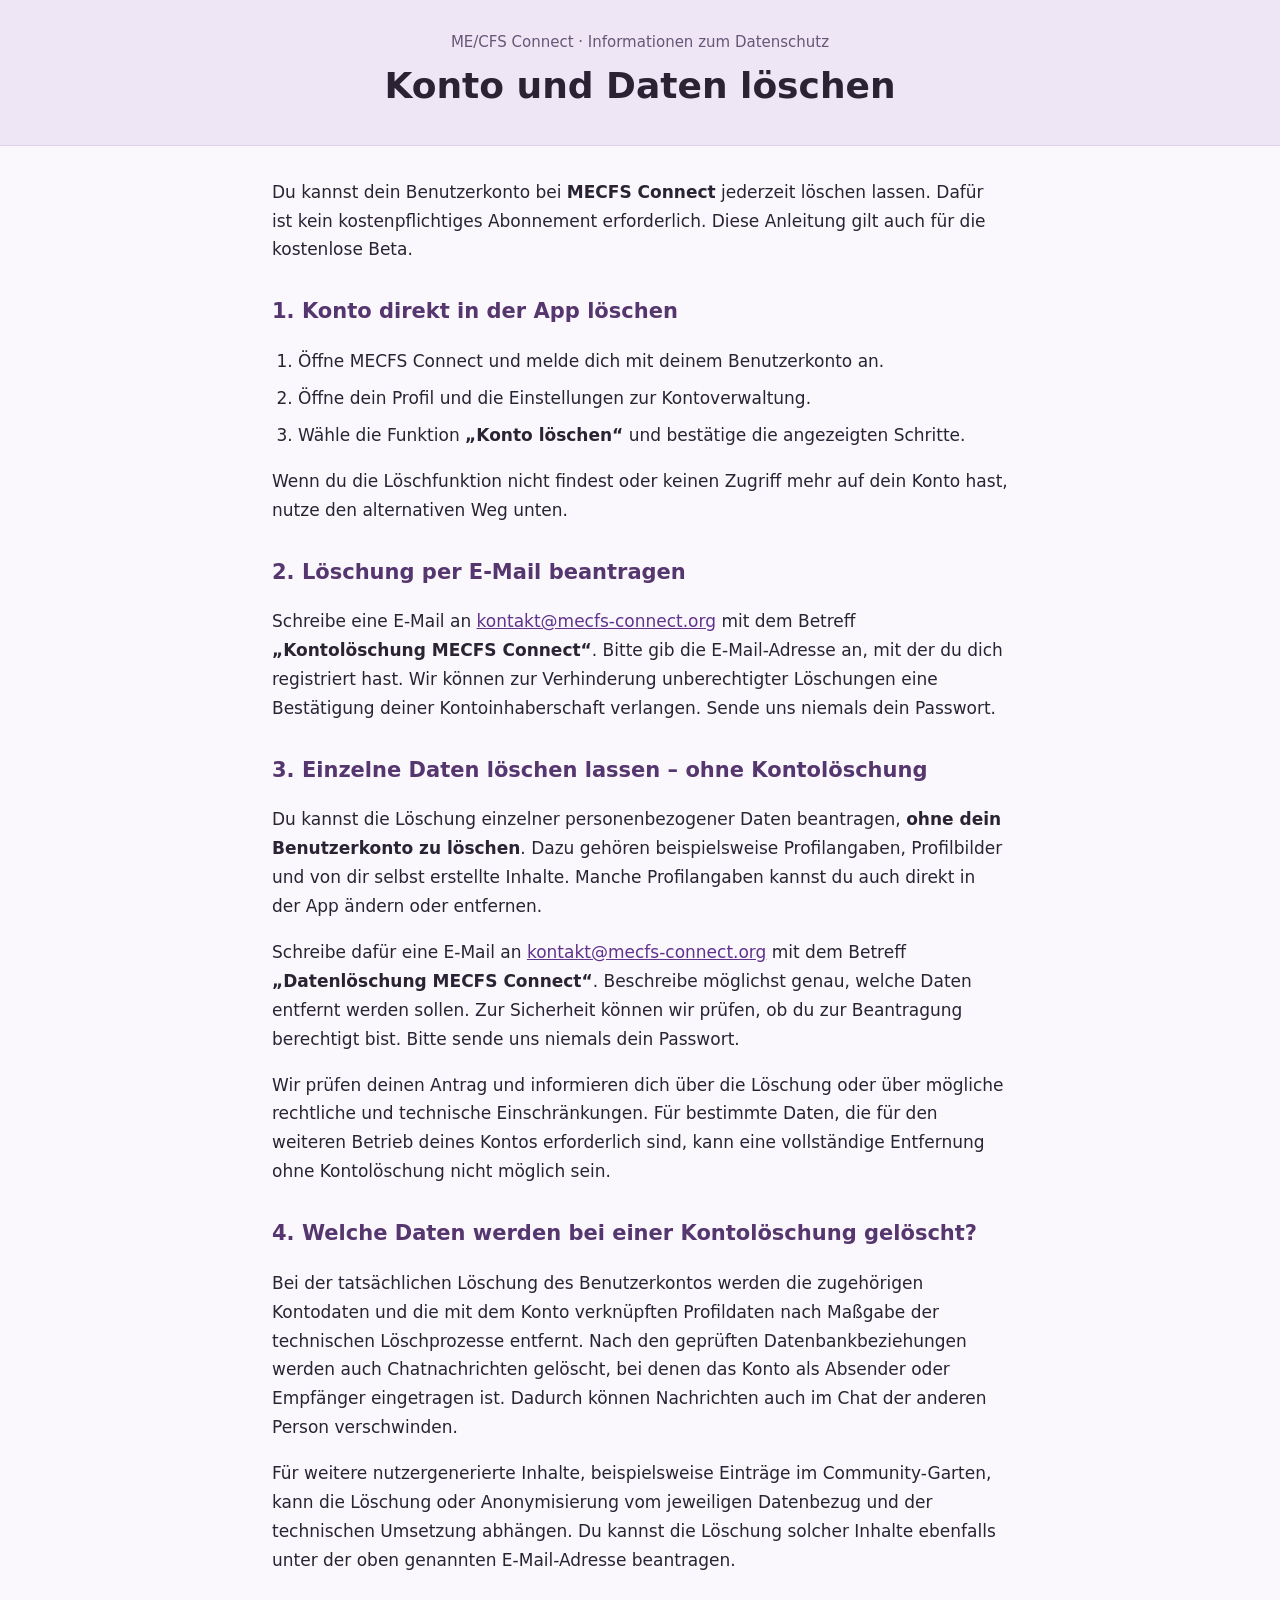
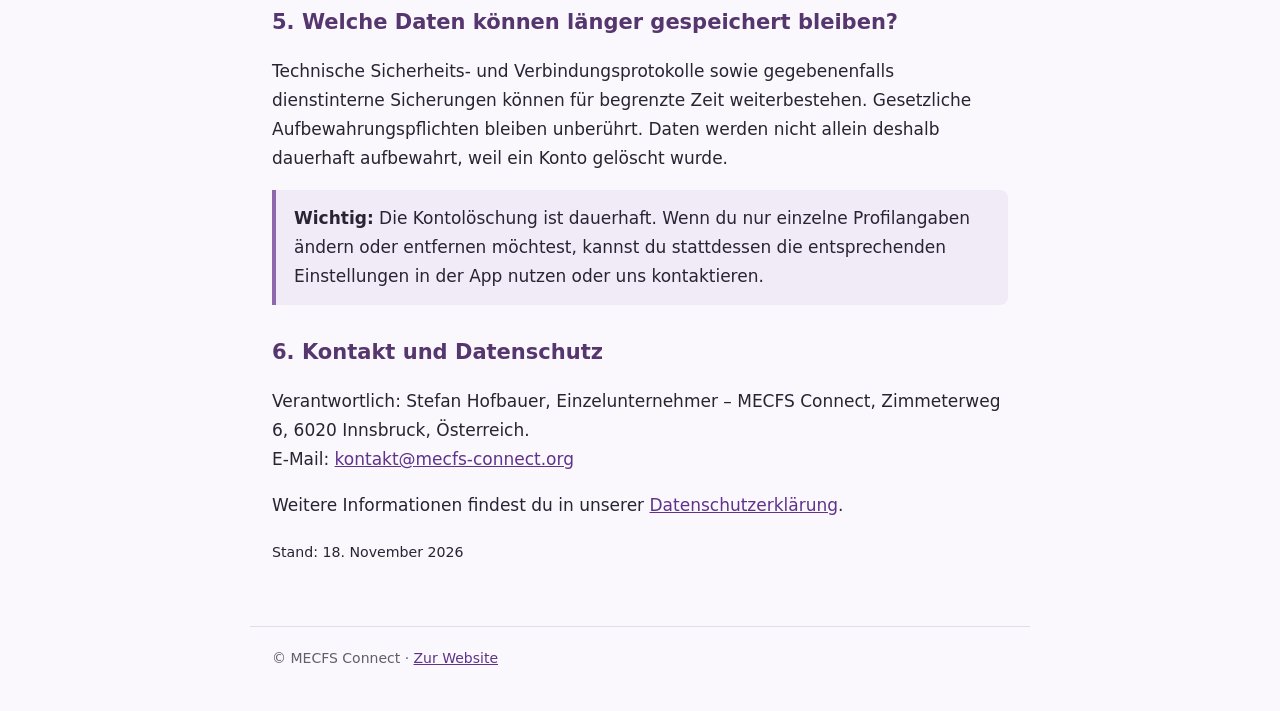
<file: konto-loeschen.html>
<!doctype html>
<html lang="de">
<head>
<meta charset="utf-8">
<meta name="viewport" content="width=device-width, initial-scale=1">
<meta name="description" content="MECFS Connect: Anleitung zur Löschung deines Benutzerkontos und deiner Daten.">
<title>Konto und Daten löschen – MECFS Connect</title>
<style>
:root{color-scheme:light}*{box-sizing:border-box}body{margin:0;background:#faf8fc;color:#292333;font:17px/1.7 system-ui,-apple-system,"Segoe UI",sans-serif}header{background:#eee5f5;border-bottom:1px solid #ded1e8;padding:30px 20px;text-align:center}header p{margin:0;color:#665777;font-size:15px}h1{font-size:clamp(26px,5vw,36px);line-height:1.2;margin:8px 0}main{max-width:780px;margin:32px auto 60px;padding:0 22px}h2{font-size:21px;margin:30px 0 10px;color:#56366e}a{color:#60328c;overflow-wrap:anywhere}ol{padding-left:26px}li{margin:8px 0}.note{border-left:4px solid #8d68ad;background:#f1eaf7;padding:14px 18px;border-radius:0 8px 8px 0}footer{max-width:780px;margin:auto;padding:20px 22px 40px;border-top:1px solid #e3dce9;color:#655c6d;font-size:14px}
</style>
</head>
<body>
<header><p>ME/CFS Connect · Informationen zum Datenschutz</p><h1>Konto und Daten löschen</h1></header>
<main>
<p>Du kannst dein Benutzerkonto bei <strong>MECFS Connect</strong> jederzeit löschen lassen. Dafür ist kein kostenpflichtiges Abonnement erforderlich. Diese Anleitung gilt auch für die kostenlose Beta.</p>
<h2>1. Konto direkt in der App löschen</h2>
<ol>
<li>Öffne MECFS Connect und melde dich mit deinem Benutzerkonto an.</li>
<li>Öffne dein Profil und die Einstellungen zur Kontoverwaltung.</li>
<li>Wähle die Funktion <strong>„Konto löschen“</strong> und bestätige die angezeigten Schritte.</li>
</ol>
<p>Wenn du die Löschfunktion nicht findest oder keinen Zugriff mehr auf dein Konto hast, nutze den alternativen Weg unten.</p>
<h2>2. Löschung per E-Mail beantragen</h2>
<p>Schreibe eine E-Mail an <a href="mailto:kontakt@mecfs-connect.org?subject=Kontol%C3%B6schung%20MECFS%20Connect">kontakt@mecfs-connect.org</a> mit dem Betreff <strong>„Kontolöschung MECFS Connect“</strong>. Bitte gib die E-Mail-Adresse an, mit der du dich registriert hast. Wir können zur Verhinderung unberechtigter Löschungen eine Bestätigung deiner Kontoinhaberschaft verlangen. Sende uns niemals dein Passwort.</p>
<h2>3. Einzelne Daten löschen lassen – ohne Kontolöschung</h2>
<p>Du kannst die Löschung einzelner personenbezogener Daten beantragen, <strong>ohne dein Benutzerkonto zu löschen</strong>. Dazu gehören beispielsweise Profilangaben, Profilbilder und von dir selbst erstellte Inhalte. Manche Profilangaben kannst du auch direkt in der App ändern oder entfernen.</p>
<p>Schreibe dafür eine E-Mail an <a href="mailto:kontakt@mecfs-connect.org?subject=Datenl%C3%B6schung%20MECFS%20Connect">kontakt@mecfs-connect.org</a> mit dem Betreff <strong>„Datenlöschung MECFS Connect“</strong>. Beschreibe möglichst genau, welche Daten entfernt werden sollen. Zur Sicherheit können wir prüfen, ob du zur Beantragung berechtigt bist. Bitte sende uns niemals dein Passwort.</p>
<p>Wir prüfen deinen Antrag und informieren dich über die Löschung oder über mögliche rechtliche und technische Einschränkungen. Für bestimmte Daten, die für den weiteren Betrieb deines Kontos erforderlich sind, kann eine vollständige Entfernung ohne Kontolöschung nicht möglich sein.</p>
<h2>4. Welche Daten werden bei einer Kontolöschung gelöscht?</h2>
<p>Bei der tatsächlichen Löschung des Benutzerkontos werden die zugehörigen Kontodaten und die mit dem Konto verknüpften Profildaten nach Maßgabe der technischen Löschprozesse entfernt. Nach den geprüften Datenbankbeziehungen werden auch Chatnachrichten gelöscht, bei denen das Konto als Absender oder Empfänger eingetragen ist. Dadurch können Nachrichten auch im Chat der anderen Person verschwinden.</p>
<p>Für weitere nutzergenerierte Inhalte, beispielsweise Einträge im Community-Garten, kann die Löschung oder Anonymisierung vom jeweiligen Datenbezug und der technischen Umsetzung abhängen. Du kannst die Löschung solcher Inhalte ebenfalls unter der oben genannten E-Mail-Adresse beantragen.</p>
<h2>5. Welche Daten können länger gespeichert bleiben?</h2>
<p>Technische Sicherheits- und Verbindungsprotokolle sowie gegebenenfalls dienstinterne Sicherungen können für begrenzte Zeit weiterbestehen. Gesetzliche Aufbewahrungspflichten bleiben unberührt. Daten werden nicht allein deshalb dauerhaft aufbewahrt, weil ein Konto gelöscht wurde.</p>
<div class="note"><strong>Wichtig:</strong> Die Kontolöschung ist dauerhaft. Wenn du nur einzelne Profilangaben ändern oder entfernen möchtest, kannst du stattdessen die entsprechenden Einstellungen in der App nutzen oder uns kontaktieren.</div>
<h2>6. Kontakt und Datenschutz</h2>
<p>Verantwortlich: Stefan Hofbauer, Einzelunternehmer – MECFS Connect, Zimmeterweg 6, 6020 Innsbruck, Österreich.<br>E-Mail: <a href="mailto:kontakt@mecfs-connect.org">kontakt@mecfs-connect.org</a></p>
<p>Weitere Informationen findest du in unserer <a href="/datenschutz.html">Datenschutzerklärung</a>.</p>
<p><small>Stand: 18. November 2026</small></p>
</main>
<footer>© MECFS Connect · <a href="/">Zur Website</a></footer>
</body>
</html>
</file>
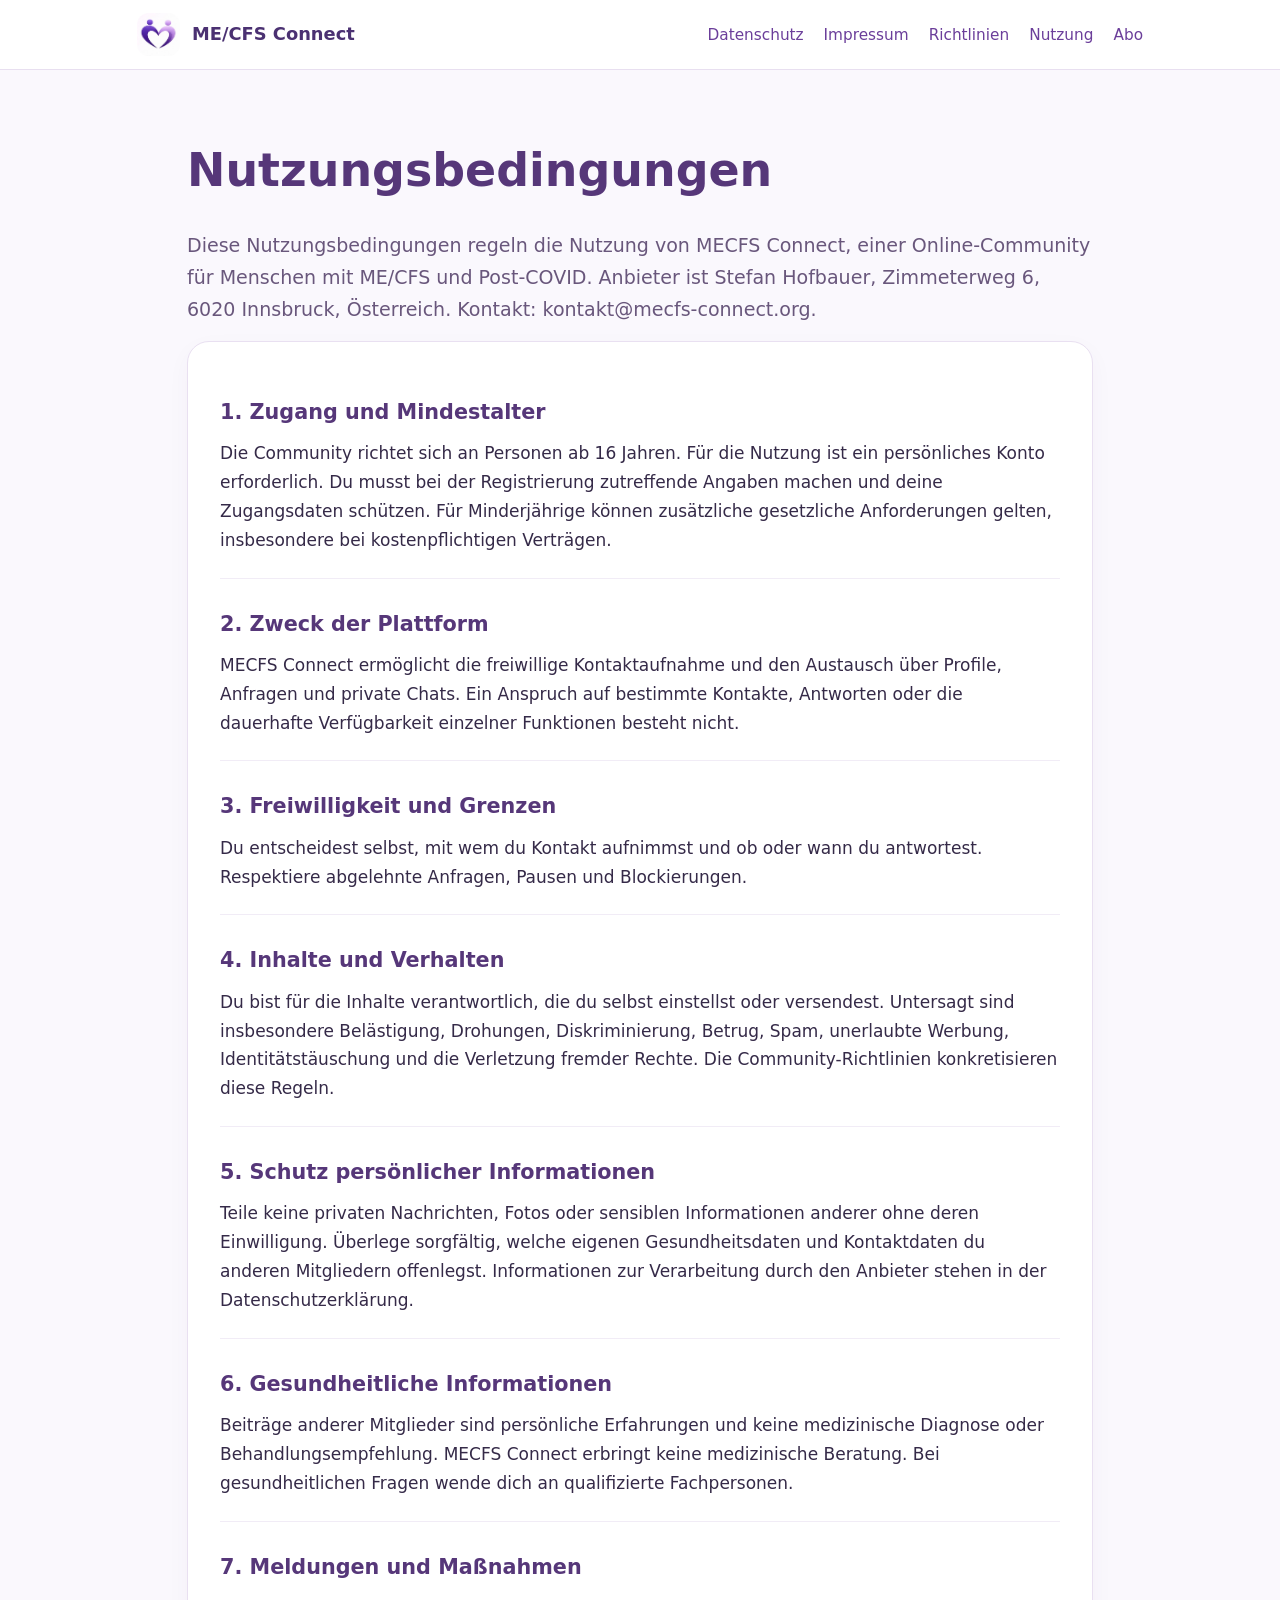
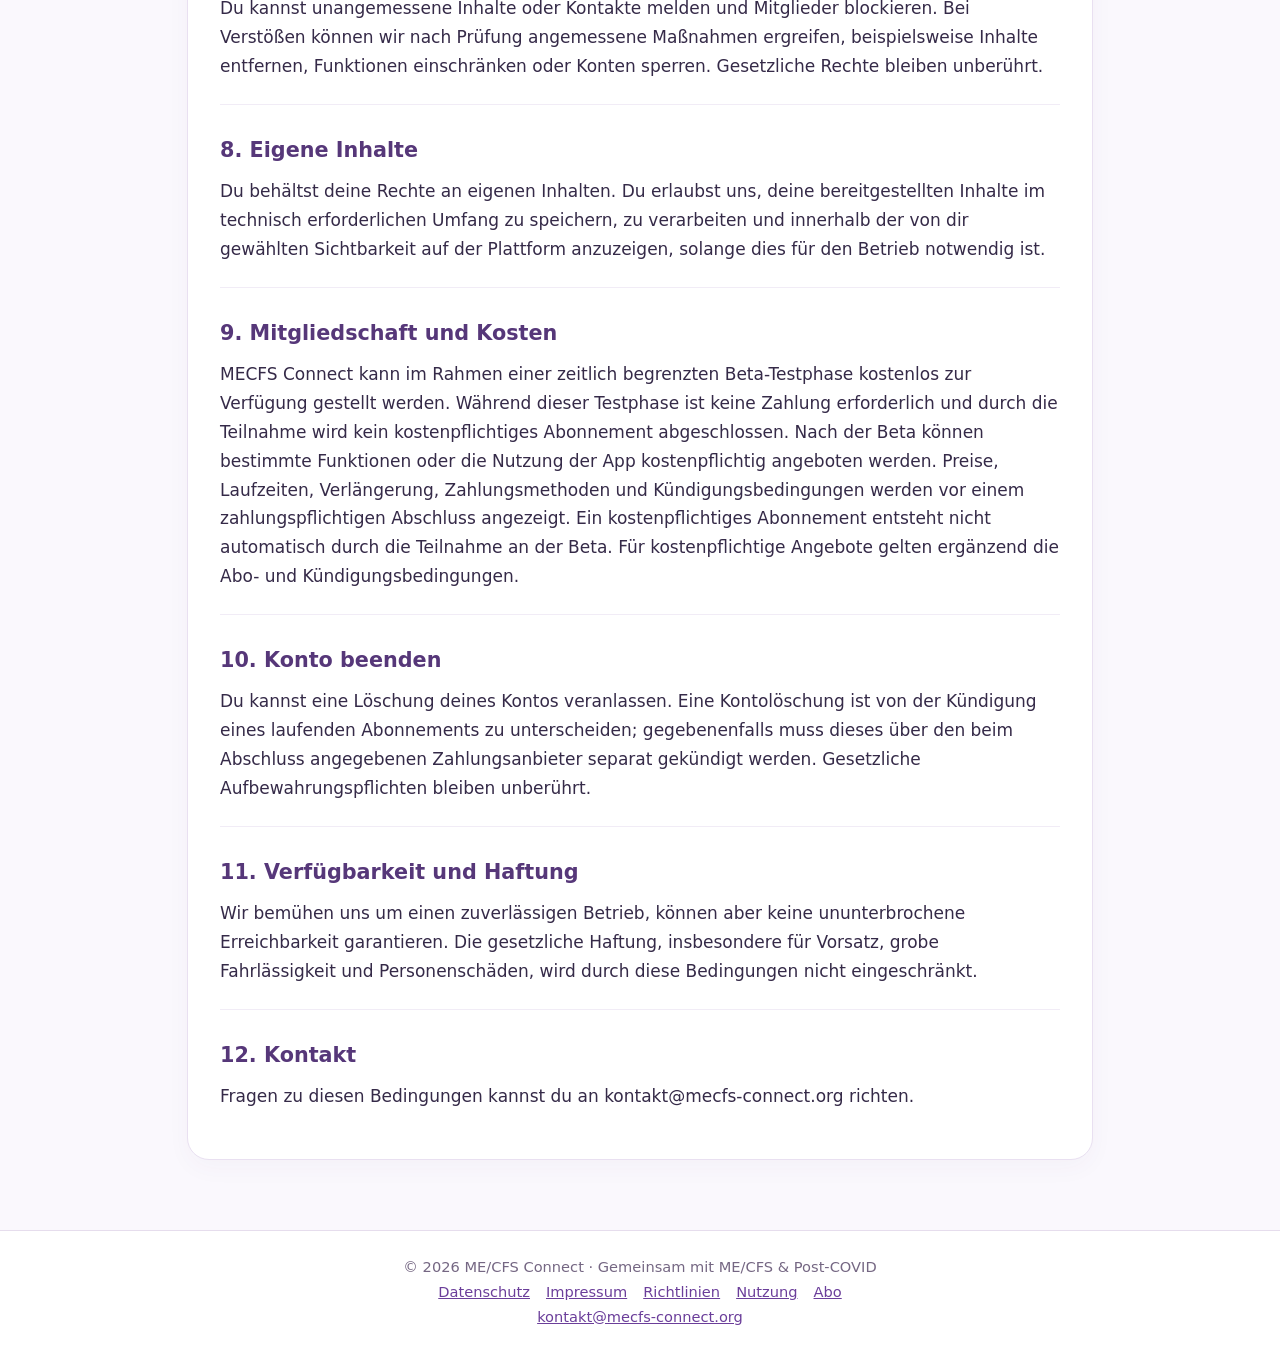
<file: nutzungsbedingungen.html>
<!doctype html><html lang="de"><head><meta charset="utf-8"><meta name="viewport" content="width=device-width,initial-scale=1"><meta name="description" content="ME/CFS Connect – Gemeinsam mit ME/CFS &amp; Post-COVID"><title>Nutzungsbedingungen | ME/CFS Connect</title><link rel="stylesheet" href="style.css"><link rel="icon" href="mecfs-logo.jpg"></head><body><header><nav><a class="brand" href="index.html"><img src="mecfs-logo.jpg" alt="ME/CFS Connect Logo">ME/CFS Connect</a><a href="datenschutz.html">Datenschutz</a><a href="impressum.html">Impressum</a><a href="community-richtlinien.html">Richtlinien</a><a href="nutzungsbedingungen.html">Nutzung</a><a href="abo-bedingungen.html">Abo</a></nav></header><main><h1>Nutzungsbedingungen</h1><p class="lead">Diese Nutzungsbedingungen regeln die Nutzung von MECFS Connect, einer Online-Community für Menschen mit ME/CFS und Post-COVID.
Anbieter ist Stefan Hofbauer, Zimmeterweg 6, 6020 Innsbruck, Österreich. Kontakt: kontakt@mecfs-connect.org.</p><article class="content"><section><h2>1. Zugang und Mindestalter</h2><p>Die Community richtet sich an Personen ab 16 Jahren. Für die Nutzung ist ein persönliches Konto erforderlich. Du musst bei der Registrierung zutreffende Angaben machen und deine Zugangsdaten schützen.
Für Minderjährige können zusätzliche gesetzliche Anforderungen gelten, insbesondere bei kostenpflichtigen Verträgen.</p></section><section><h2>2. Zweck der Plattform</h2><p>MECFS Connect ermöglicht die freiwillige Kontaktaufnahme und den Austausch über Profile, Anfragen und private Chats. Ein Anspruch auf bestimmte Kontakte, Antworten oder die dauerhafte Verfügbarkeit einzelner Funktionen besteht nicht.</p></section><section><h2>3. Freiwilligkeit und Grenzen</h2><p>Du entscheidest selbst, mit wem du Kontakt aufnimmst und ob oder wann du antwortest. Respektiere abgelehnte Anfragen, Pausen und Blockierungen.</p></section><section><h2>4. Inhalte und Verhalten</h2><p>Du bist für die Inhalte verantwortlich, die du selbst einstellst oder versendest. Untersagt sind insbesondere Belästigung, Drohungen, Diskriminierung, Betrug, Spam, unerlaubte Werbung, Identitätstäuschung und die Verletzung fremder Rechte.
Die Community-Richtlinien konkretisieren diese Regeln.</p></section><section><h2>5. Schutz persönlicher Informationen</h2><p>Teile keine privaten Nachrichten, Fotos oder sensiblen Informationen anderer ohne deren Einwilligung. Überlege sorgfältig, welche eigenen Gesundheitsdaten und Kontaktdaten du anderen Mitgliedern offenlegst. Informationen zur Verarbeitung durch den Anbieter stehen in der Datenschutzerklärung.</p></section><section><h2>6. Gesundheitliche Informationen</h2><p>Beiträge anderer Mitglieder sind persönliche Erfahrungen und keine medizinische Diagnose oder Behandlungsempfehlung. MECFS Connect erbringt keine medizinische Beratung. Bei gesundheitlichen Fragen wende dich an qualifizierte Fachpersonen.</p></section><section><h2>7. Meldungen und Maßnahmen</h2><p>Du kannst unangemessene Inhalte oder Kontakte melden und Mitglieder blockieren.
Bei Verstößen können wir nach Prüfung angemessene Maßnahmen ergreifen, beispielsweise Inhalte entfernen, Funktionen einschränken oder Konten sperren. Gesetzliche Rechte bleiben unberührt.</p></section><section><h2>8. Eigene Inhalte</h2><p>Du behältst deine Rechte an eigenen Inhalten.
Du erlaubst uns, deine bereitgestellten Inhalte im technisch erforderlichen Umfang zu speichern, zu verarbeiten und innerhalb der von dir gewählten Sichtbarkeit auf der Plattform anzuzeigen, solange dies für den Betrieb notwendig ist.</p></section><section><h2>9. Mitgliedschaft und Kosten</h2><p>MECFS Connect kann im Rahmen einer zeitlich begrenzten Beta-Testphase kostenlos zur Verfügung gestellt werden. Während dieser Testphase ist keine Zahlung erforderlich und durch die Teilnahme wird kein kostenpflichtiges Abonnement abgeschlossen.
Nach der Beta können bestimmte Funktionen oder die Nutzung der App kostenpflichtig angeboten werden. Preise, Laufzeiten, Verlängerung, Zahlungsmethoden und Kündigungsbedingungen werden vor einem zahlungspflichtigen Abschluss angezeigt. Ein kostenpflichtiges Abonnement entsteht nicht automatisch durch die Teilnahme an der Beta. Für kostenpflichtige Angebote gelten ergänzend die Abo- und Kündigungsbedingungen.</p></section><section><h2>10. Konto beenden</h2><p>Du kannst eine Löschung deines Kontos veranlassen. Eine Kontolöschung ist von der Kündigung eines laufenden Abonnements zu unterscheiden; gegebenenfalls muss dieses über den beim Abschluss angegebenen Zahlungsanbieter separat gekündigt werden. Gesetzliche Aufbewahrungspflichten bleiben unberührt.</p></section><section><h2>11. Verfügbarkeit und Haftung</h2><p>Wir bemühen uns um einen zuverlässigen Betrieb, können aber keine ununterbrochene Erreichbarkeit garantieren. Die gesetzliche Haftung, insbesondere für Vorsatz, grobe Fahrlässigkeit und Personenschäden, wird durch diese Bedingungen nicht eingeschränkt.</p></section><section><h2>12. Kontakt</h2><p>Fragen zu diesen Bedingungen kannst du an kontakt@mecfs-connect.org richten.</p></section></article></main><footer>© 2026 ME/CFS Connect · Gemeinsam mit ME/CFS &amp; Post-COVID<br><a href="datenschutz.html">Datenschutz</a><a href="impressum.html">Impressum</a><a href="community-richtlinien.html">Richtlinien</a><a href="nutzungsbedingungen.html">Nutzung</a><a href="abo-bedingungen.html">Abo</a><br><a href="mailto:kontakt@mecfs-connect.org">kontakt@mecfs-connect.org</a></footer></body></html>
</file>
<file: style.css>
:root{font-family:system-ui,-apple-system,Segoe UI,Arial,sans-serif;color:#352a48;background:#faf8fd;font-size:17px}*{box-sizing:border-box}body{margin:0;line-height:1.7}a{color:#6b3e9a}a:hover{text-decoration-thickness:2px}header{background:#fff;border-bottom:1px solid #e8dff0;position:sticky;top:0;z-index:5}nav{max-width:1050px;margin:auto;padding:13px 22px;display:flex;align-items:center;gap:20px;flex-wrap:wrap}nav a{text-decoration:none;font-size:.9rem}nav .brand{margin-right:auto;display:flex;align-items:center;gap:12px;color:#4b3172;font-size:1.05rem;font-weight:750}nav img{width:43px;height:43px;border-radius:12px}main{max-width:950px;margin:auto;padding:42px 22px 70px}.hero{background:linear-gradient(110deg,#f2e8fb,#fff7fb);border:1px solid #e6d9f3;border-radius:24px;padding:50px 38px;margin-bottom:35px}.hero h1{font-size:clamp(2rem,5vw,3.3rem);line-height:1.16;margin:0 0 18px;color:#563779}.hero p{max-width:670px;font-size:1.15rem}.hero-art{width:100%;max-height:290px;object-fit:cover;border-radius:19px;margin-top:20px}h1{font-size:clamp(2rem,4vw,2.7rem);line-height:1.2;color:#563779}h2{font-size:1.22rem;color:#563779;margin:28px 0 9px}p{margin:8px 0 15px}.lead{font-size:1.12rem;color:#69577c}.content{background:white;border:1px solid #e9e0f1;border-radius:22px;padding:25px 32px;box-shadow:0 8px 24px #51346b09}.content section{padding-bottom:8px;border-bottom:1px solid #f1ecf6}.content section:last-child{border:0}.tiles{display:grid;grid-template-columns:repeat(auto-fit,minmax(230px,1fr));gap:17px;margin:30px 0}.tile{display:block;background:#fff;border:1px solid #e8dff1;border-radius:18px;padding:22px;text-decoration:none;color:#433453}.tile strong{display:block;color:#68458d;margin-bottom:5px}.button{display:inline-block;background:#7955b4;color:white;border-radius:12px;padding:12px 20px;text-decoration:none;font-weight:650}.notice{background:#fff8e9;border-left:4px solid #e0a64a;padding:15px 18px;border-radius:9px;margin:22px 0}footer{border-top:1px solid #e6dded;background:#fff;padding:24px;text-align:center;color:#756783;font-size:.86rem}footer a{margin:0 8px}@media(max-width:600px){.hero{padding:30px 22px}.content{padding:18px 20px}nav{gap:12px}nav .brand{width:100%}}
</file>
